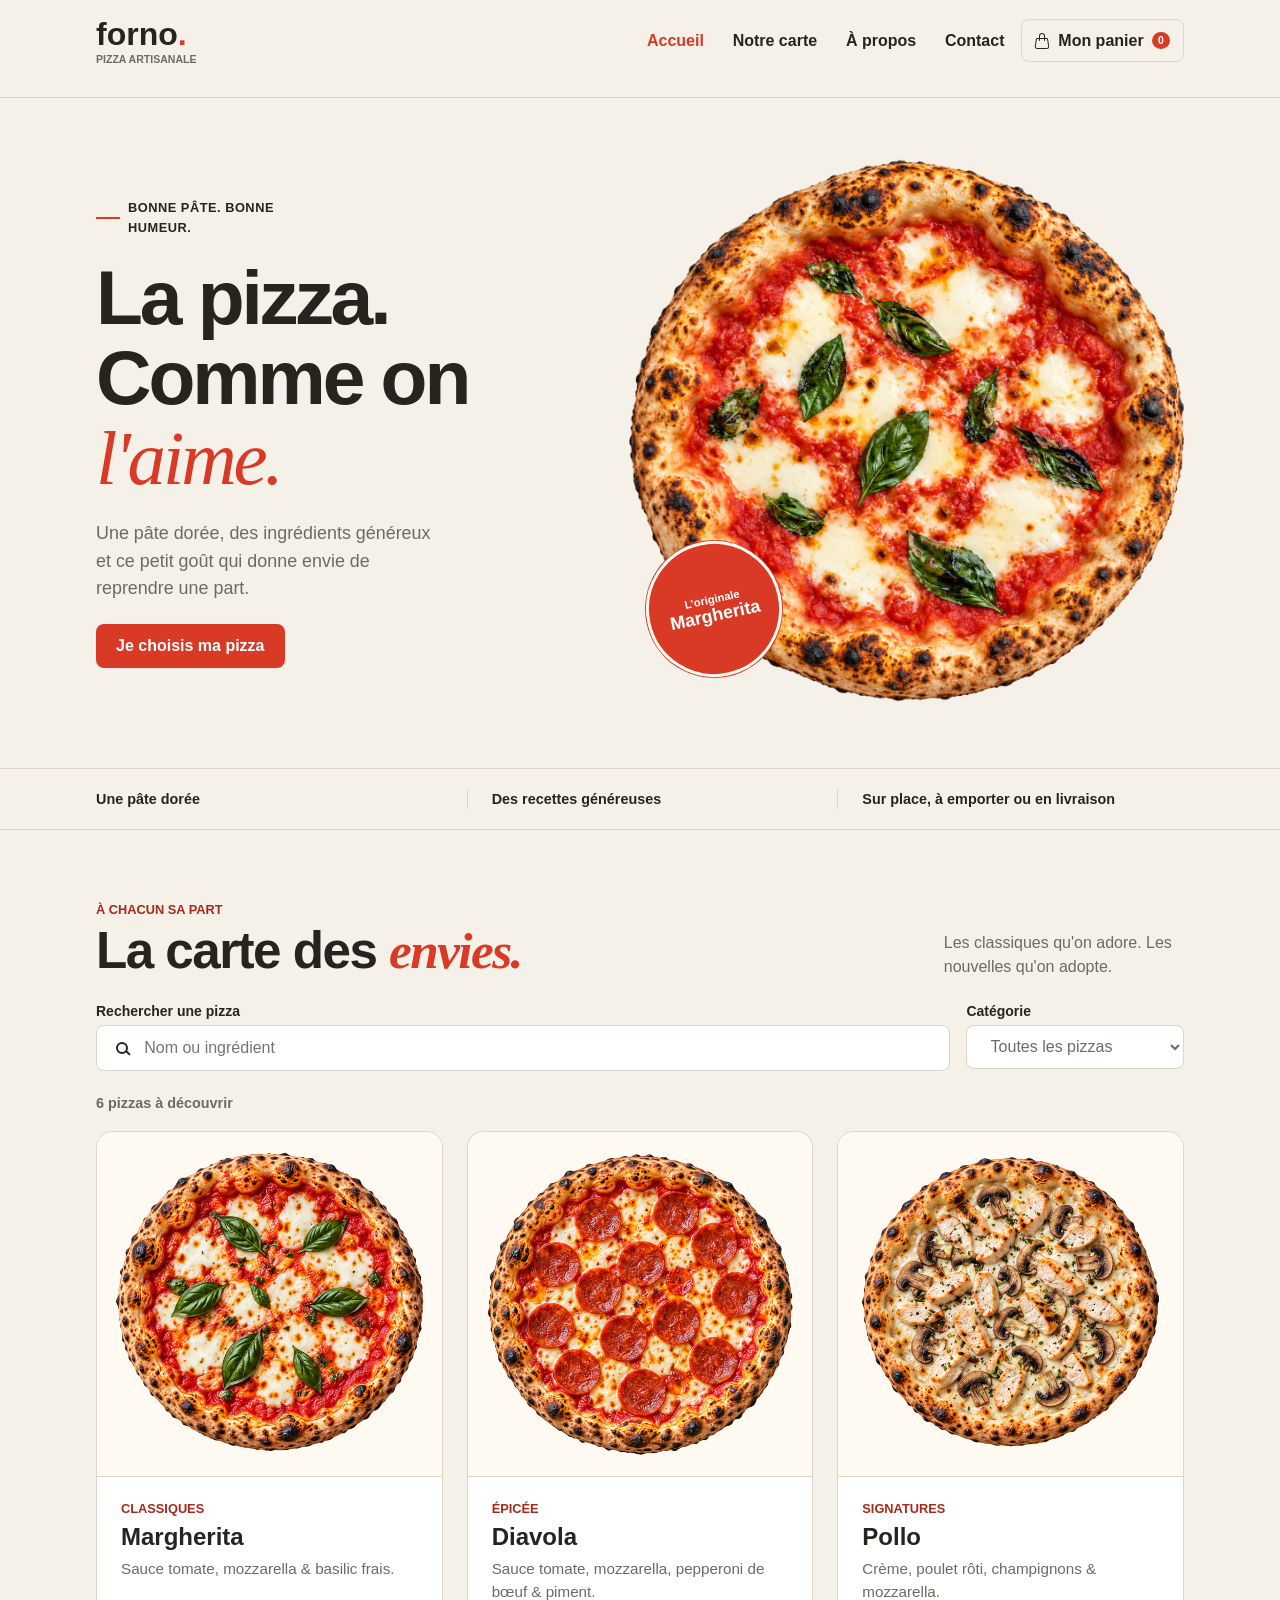
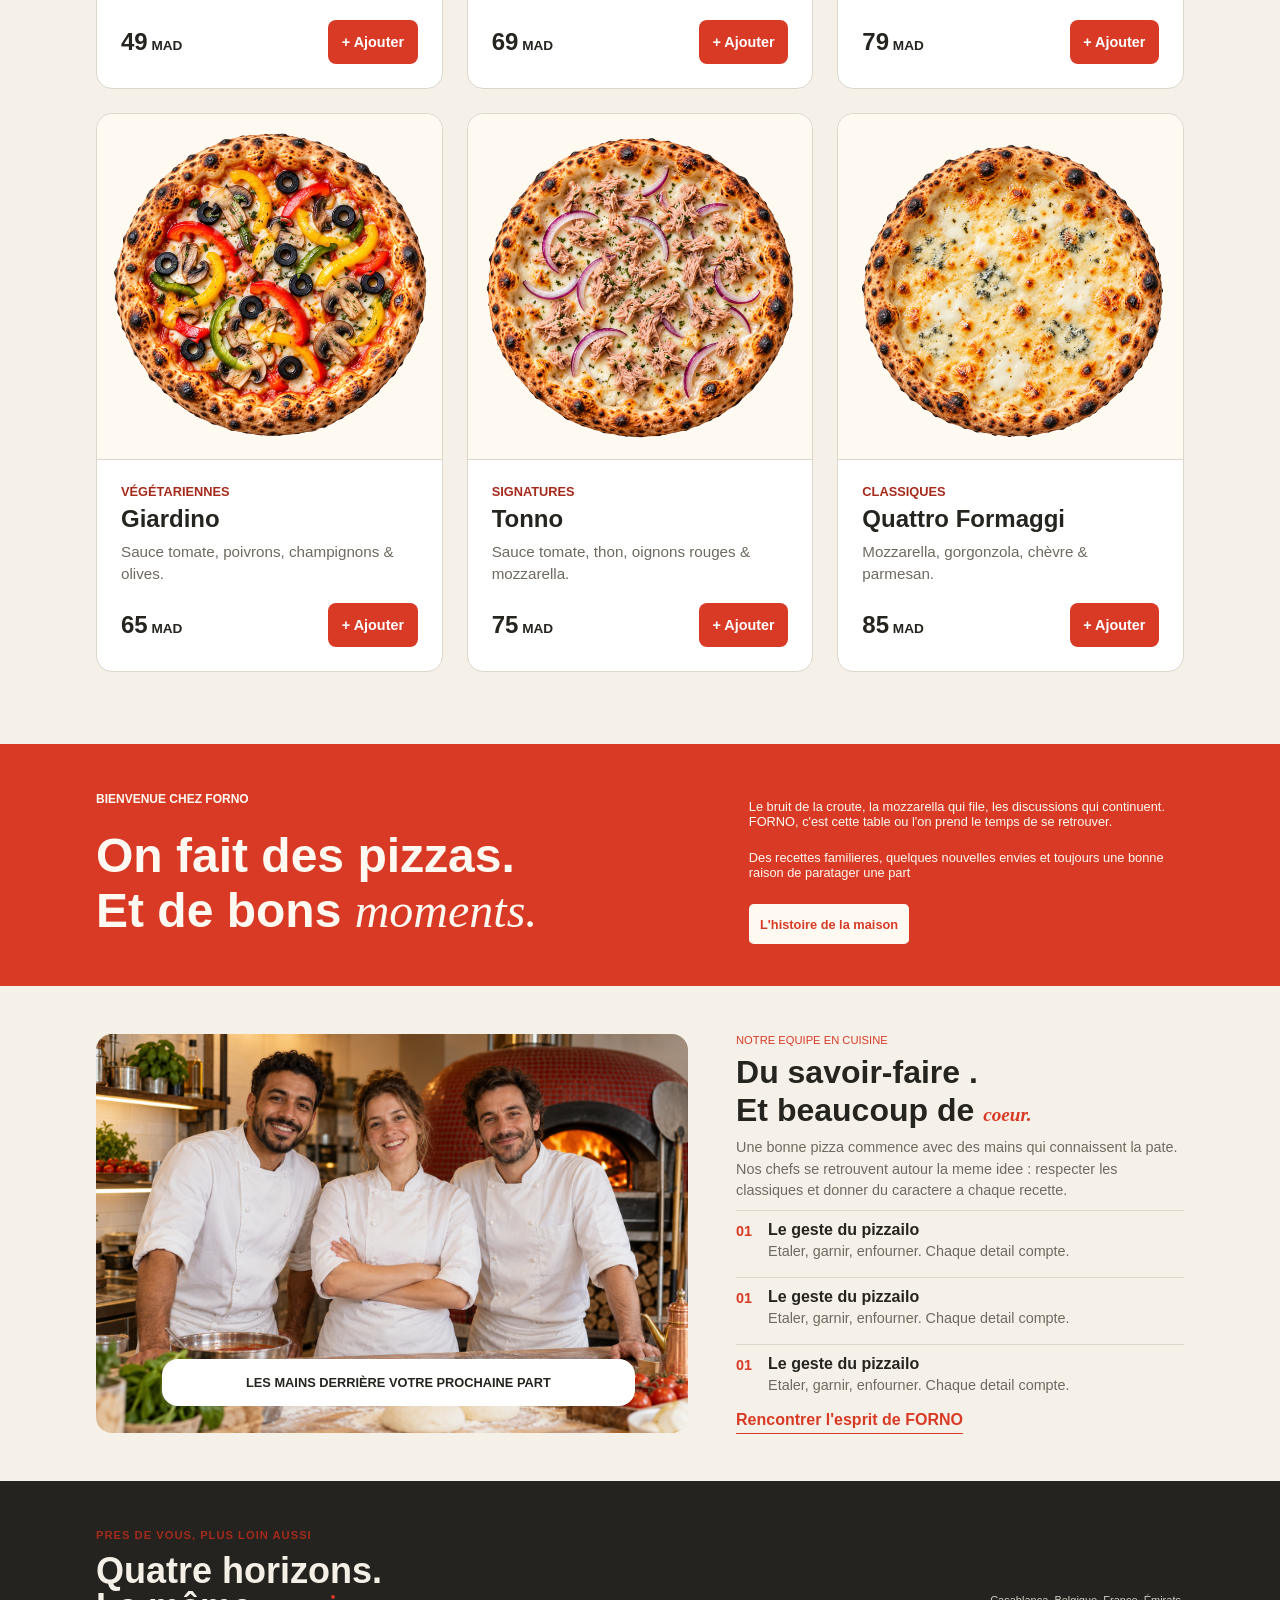
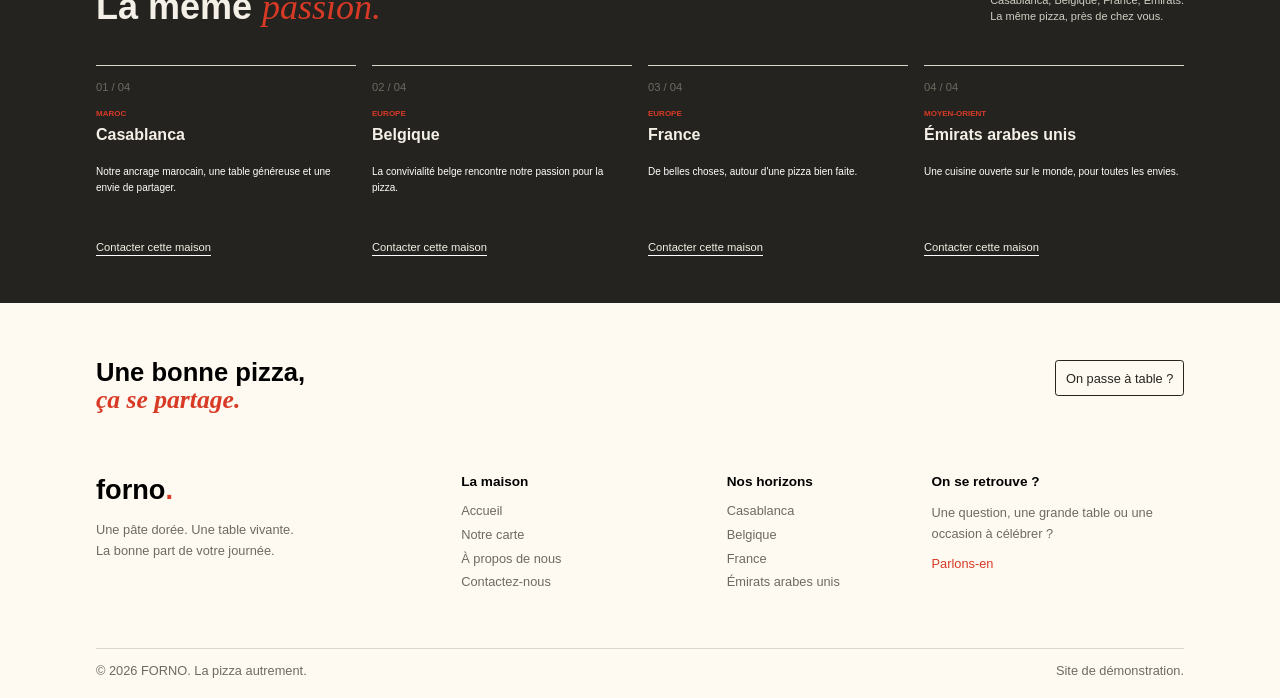
<file: index.html>
<!doctype html>
<html lang="fr">
  <head>
    <meta charset="UTF-8" />
    <meta name="viewport" content="width=device-width, initial-scale=1.0" />
    <meta name="description" content="Découvrez les pizzas artisanales de FORNO, explorez la carte et essayez le panier de démonstration." />
    <!-- Stylesheets -->
    <link rel="stylesheet" href="css/style.css" />
    <link rel="stylesheet" href="css/responsivety-home.css" />
    <title>FORNO — Pizzeria Artisanale | Accueil</title>

    <!-- SEO -->
    <meta name="author" content="FORNO" />
    <meta name="keywords" content="pizza, pizzeria, FORNO, Casablanca, livraison, à emporter, sur place, artisanale, Margherita, Diavola" />
    <meta name="theme-color" content="#d83a26" />
    <meta name="robots" content="index, follow" />
    <link rel="canonical" href="https://ahmed200-em.github.io/FinalProjectJS-FORNO-Restaurant/" />

    <!-- Icons -->
    <link rel="icon" href="favicon.svg" type="image/svg+xml" />
    <link rel="apple-touch-icon" href="favicon.svg" />
    <link rel="manifest" href="site.webmanifest" />

    <!-- Open Graph -->
    <meta property="og:type" content="website" />
    <meta property="og:site_name" content="FORNO — Pizzeria Artisanale" />
    <meta property="og:title" content="FORNO — Pizzeria Artisanale" />
    <meta property="og:description" content="Pizzas artisanales, carte interactive, panier de démonstration et contact. Sur place, à emporter ou en livraison." />
    <meta property="og:url" content="https://ahmed200-em.github.io/FinalProjectJS-FORNO-Restaurant/" />
    <meta property="og:image" content="https://ahmed200-em.github.io/FinalProjectJS-FORNO-Restaurant/screenshots/home.webp" />
    <meta property="og:locale" content="fr_FR" />

    <!-- Twitter -->
    <meta name="twitter:card" content="summary_large_image" />
    <meta name="twitter:title" content="FORNO — Pizzeria Artisanale" />
    <meta name="twitter:description" content="Pizzas artisanales, carte interactive, panier de démonstration et contact." />
    <meta name="twitter:image" content="https://ahmed200-em.github.io/FinalProjectJS-FORNO-Restaurant/screenshots/home.webp" />
  </head>
  <body>
    <header class="header">
      <div class="header-div">
        <div class="logo">
          <h1 class="logo-title">forno<span>.</span></h1>
          <p class="logo-subtitle">PIZZA ARTISANALE</p>
        </div>
        <nav class="nav">
          <ul class="nav-list">
            <li><a href="index.html" class="active" aria-current="page">Accueil</a></li>
            <li><a href="#cartSection">Notre carte</a></li>
            <li><a href="about.html">À propos</a></li>
            <li><a href="contact.html">Contact</a></li>
          </ul>
          <button type="button" class="panier" aria-haspopup="dialog" aria-controls="cartDrawer">
            <svg
              xmlns="http://www.w3.org/2000/svg"
              aria-hidden="true"
              width="16"
              height="16"
              fill="currentColor"
              class="bi bi-handbag"
              viewBox="0 0 16 16"
            >
              <path
                d="M8 1a2 2 0 0 1 2 2v2H6V3a2 2 0 0 1 2-2m3 4V3a3 3 0 1 0-6 0v2H3.36a1.5 1.5 0 0 0-1.483 1.277L.85 13.13A2.5 2.5 0 0 0 3.322 16h9.355a2.5 2.5 0 0 0 2.473-2.87l-1.028-6.853A1.5 1.5 0 0 0 12.64 5zm-1 1v1.5a.5.5 0 0 0 1 0V6h1.639a.5.5 0 0 1 .494.426l1.028 6.851A1.5 1.5 0 0 1 12.678 15H3.322a1.5 1.5 0 0 1-1.483-1.723l1.028-6.851A.5.5 0 0 1 3.36 6H5v1.5a.5.5 0 1 0 1 0V6z"
              />
            </svg>
            Mon panier
            <span class="cart-count" data-cart-count aria-hidden="true">0</span>
          </button>
        </nav>
        <div class="burger">
          <button type="button" class="burger-menu" id="burgerMenu" aria-label="Menu de navigation" aria-expanded="false" aria-controls="burgerLinks">
            <span></span>
            <span></span>
            <span></span>
          </button>
          <button type="button" id="burgerBag" aria-label="Mon panier" aria-haspopup="dialog" aria-controls="cartDrawer">
            <svg
              xmlns="http://www.w3.org/2000/svg"
              width="16"
              height="16"
              fill="currentColor"
              class="bi bi-handbag"
              viewBox="0 0 16 16"
              aria-hidden="true"
            >
              <path
                d="M8 1a2 2 0 0 1 2 2v2H6V3a2 2 0 0 1 2-2m3 4V3a3 3 0 1 0-6 0v2H3.36a1.5 1.5 0 0 0-1.483 1.277L.85 13.13A2.5 2.5 0 0 0 3.322 16h9.355a2.5 2.5 0 0 0 2.473-2.87l-1.028-6.853A1.5 1.5 0 0 0 12.64 5zm-1 1v1.5a.5.5 0 0 0 1 0V6h1.639a.5.5 0 0 1 .494.426l1.028 6.851A1.5 1.5 0 0 1 12.678 15H3.322a1.5 1.5 0 0 1-1.483-1.723l1.028-6.851A.5.5 0 0 1 3.36 6H5v1.5a.5.5 0 1 0 1 0V6z"
              />
            </svg>
            <span class="cart-count" id="burgerBag-count" data-cart-count aria-hidden="true">0</span>
          </button>
          <nav class="burger-links" id="burgerLinks" aria-label="Navigation mobile" hidden></nav>
        </div>
      </div>
    </header>
    <main>
      <section class="hero-section">
        <div class="hero-container">
          <div class="hero-text">
            <p class="hero-subtitle">BONNE PÂTE. BONNE HUMEUR.</p>
            <h1>
              La pizza. <br />
              Comme on <br />
              <em>l'aime.</em>
            </h1>
            <p>
              Une pâte dorée, des ingrédients généreux et ce petit goût qui
              donne envie de reprendre une part.
            </p>
            <a href="#cartSection">Je choisis ma pizza</a>
          </div>
          <figure class="hero-image">
            <img
              src="assets/images/hero-pizza-transparent.png"
              width="1254"
              height="1254"
              fetchpriority="high"
              alt="Pizza garnie de tomate, de mozzarella et de basilic"
            />
            <figcaption class="hero-cta-image">
              <span>L’originale</span>
              <strong>Margherita</strong>
            </figcaption>
          </figure>
        </div>
      </section>
      <section class="hero-info">
        <ul class="hero-info-container">
          <li>Une pâte dorée</li>
          <li>Des recettes généreuses</li>
          <li>Sur place, à emporter ou en livraison</li>
        </ul>
      </section>
      <section class="cart-section" id="cartSection" aria-labelledby="menuTitle">
        <div class="cart-container">
          <div class="cart-text">
            <div class="cart-text-title">
              <p>À CHACUN SA PART</p>
              <h2 id="menuTitle">La carte des <em>envies.</em></h2>
            </div>
            <p class="cart-text-subtitle">
              Les classiques qu'on adore. Les nouvelles qu'on adopte.
            </p>
          </div>
          <div class="cart-search">
            <div class="menu-field">
              <label for="searchInput">Rechercher une pizza</label>
              <div class="search-bar">
                <span class="search-icon" aria-hidden="true"></span>
                <input
                  type="search"
                  placeholder="Nom ou ingrédient"
                  id="searchInput"
                />
              </div>
            </div>
            <div class="menu-field">
              <label for="menuCategory">Catégorie</label>
              <select id="menuCategory" class="filter-bar">
                <option value="">Toutes les pizzas</option>
                <option value="classiques">Classiques</option>
                <option value="signatures">Signatures</option>
                <option value="vegetariennes">Végétariennes</option>
                <option value="epicees">Épicées</option>
              </select>
            </div>
          </div>
          <div class="filter-result">
            <p id="menuResults" role="status" aria-atomic="true">
              6 pizzas à découvrir
            </p>
            <button
              class="filter-reset"
              id="clearMenuFilters"
              type="button"
              hidden
            >
              Effacer les filtres
            </button>
          </div>
          <div class="cards">
            <div class="card" data-pizza="margherita" data-category="classiques">
              <div class="card-image">
                <img
                  src="assets/images/margherita.png"
                  width="1254"
                  height="1254"
                  loading="lazy"
                  decoding="async"
                  alt=""
                />
              </div>
              <div class="card-text">
                <p class="card-text-subtitle">CLASSIQUES</p>
                <h3 class="card-text-title">Margherita</h3>
                <p class="card-ingredients">
                  Sauce tomate, mozzarella & basilic frais.
                </p>
                <div class="price">
                  <p><span>49</span> MAD</p>
                  <button type="button" aria-label="Ajouter la Margherita au panier">
                    + Ajouter
                  </button>
                </div>
              </div>
            </div>
            <div class="card" data-pizza="diavola" data-category="epicees">
              <div class="card-image">
                <img
                  src="assets/images/diavola.png"
                  width="1254"
                  height="1254"
                  loading="lazy"
                  decoding="async"
                  alt=""
                />
              </div>
              <div class="card-text">
                <p class="card-text-subtitle">ÉPICÉE</p>
                <h3 class="card-text-title">Diavola</h3>
                <p class="card-ingredients">
                  Sauce tomate, mozzarella, pepperoni de bœuf & piment.
                </p>
                <div class="price">
                  <p><span>69</span> MAD</p>
                  <button type="button" aria-label="Ajouter la Diavola au panier">
                    + Ajouter
                  </button>
                </div>
              </div>
            </div>
            <div class="card" data-pizza="pollo" data-category="signatures">
              <div class="card-image">
                <img
                  src="assets/images/pollo.png"
                  width="1254"
                  height="1254"
                  loading="lazy"
                  decoding="async"
                  alt=""
                />
              </div>
              <div class="card-text">
                <p class="card-text-subtitle">SIGNATURES</p>
                <h3 class="card-text-title">Pollo</h3>
                <p class="card-ingredients">
                  Crème, poulet rôti, champignons & mozzarella.
                </p>
                <div class="price">
                  <p><span>79</span> MAD</p>
                  <button type="button" aria-label="Ajouter la Pollo au panier">
                    + Ajouter
                  </button>
                </div>
              </div>
            </div>
            <div class="card" data-pizza="giardino" data-category="vegetariennes">
              <div class="card-image">
                <img
                  src="assets/images/giardino.png"
                  width="1254"
                  height="1254"
                  loading="lazy"
                  decoding="async"
                  alt=""
                />
              </div>
              <div class="card-text">
                <p class="card-text-subtitle">VÉGÉTARIENNES</p>
                <h3 class="card-text-title">Giardino</h3>
                <p class="card-ingredients">
                  Sauce tomate, poivrons, champignons & olives.
                </p>
                <div class="price">
                  <p><span>65</span> MAD</p>
                  <button type="button" aria-label="Ajouter la Giardino au panier">
                    + Ajouter
                  </button>
                </div>
              </div>
            </div>
            <div class="card" data-pizza="tonno" data-category="signatures">
              <div class="card-image">
                <img
                  src="assets/images/tonno.png"
                  width="1254"
                  height="1254"
                  loading="lazy"
                  decoding="async"
                  alt=""
                />
              </div>
              <div class="card-text">
                <p class="card-text-subtitle">SIGNATURES</p>
                <h3 class="card-text-title">Tonno</h3>
                <p class="card-ingredients">
                  Sauce tomate, thon, oignons rouges & mozzarella.
                </p>
                <div class="price">
                  <p><span>75</span> MAD</p>
                  <button type="button" aria-label="Ajouter la Tonno au panier">
                    + Ajouter
                  </button>
                </div>
              </div>
            </div>
            <div class="card" data-pizza="quattro-formaggi" data-category="classiques">
              <div class="card-image">
                <img
                  src="assets/images/quattro-formaggi.png"
                  width="1254"
                  height="1254"
                  loading="lazy"
                  decoding="async"
                  alt=""
                />
              </div>
              <div class="card-text">
                <p class="card-text-subtitle">CLASSIQUES</p>
                <h3 class="card-text-title">Quattro Formaggi</h3>
                <p class="card-ingredients">
                  Mozzarella, gorgonzola, chèvre & parmesan.
                </p>
                <div class="price">
                  <p><span>85</span> MAD</p>
                  <button
                    type="button"
                    aria-label="Ajouter la Quattro Formaggi au panier"
                  >
                    + Ajouter
                  </button>
                </div>
              </div>
            </div>
          </div>
        </div>
      </section>
      <section class="about-section">
        <div class="about-container">
          <div class="about-text">
            <p>BIENVENUE CHEZ FORNO</p>
            <h1>
              On fait des pizzas. <br />
              Et de bons <em>moments.</em>
            </h1>
          </div>
          <div class="about-text-subtitle">
            <p>
              Le bruit de la croute, la mozzarella qui file, les discussions qui
              continuent. FORNO, c'est cette table ou l'on prend le temps de se
              retrouver.
            </p>
            <p>
              Des recettes familieres, quelques nouvelles envies et toujours une
              bonne raison de paratager une part
            </p>
            <p><a href="about.html#aboutSection">L'histoire de la maison</a></p>
          </div>
        </div>
      </section>
      <section class="about-chefs-section">
        <div class="about-chefs-container">
          <div class="about-chefs-image">
            <img src="assets/images/chefs.png" alt="" />
            <p>LES MAINS DERRIÈRE VOTRE PROCHAINE PART</p>
          </div>
          <div class="about-chefs-text">
            <p>NOTRE EQUIPE EN CUISINE</p>
            <h1>
              Du savoir-faire . <br />
              Et beaucoup de <em>coeur.</em>
            </h1>
            <p>
              Une bonne pizza commence avec des mains qui connaissent la pate.
              Nos chefs se retrouvent autour la meme idee : respecter les
              classiques et donner du caractere a chaque recette.
            </p>
            <div class="about-chefs-lines">
              <span>01</span>
              <div>
                <strong>Le geste du pizzailo</strong>
                <p>Etaler, garnir, enfourner. Chaque detail compte.</p>
              </div>
            </div>
            <div class="about-chefs-lines">
              <span>01</span>
              <div>
                <strong>Le geste du pizzailo</strong>
                <p>Etaler, garnir, enfourner. Chaque detail compte.</p>
              </div>
            </div>
            <div class="about-chefs-lines">
              <span>01</span>
              <div>
                <strong>Le geste du pizzailo</strong>
                <p>Etaler, garnir, enfourner. Chaque detail compte.</p>
              </div>
            </div>
            <p><a href="about.html#chefsSection">Rencontrer l'esprit de FORNO</a></p>
          </div>
        </div>
      </section>
      <section class="horizons-section">
        <div class="horizons-container">
          <div class="horizons-header">
            <div class="horizons-title">
              <p>PRES DE VOUS, PLUS LOIN AUSSI</p>
              <h1>
                Quatre horizons. <br />
                La même <em>passion.</em>
              </h1>
            </div>
            <div class="horizons-description">
              <p>
                Casablanca, Belgique, France, Émirats.
                <br />
                La même pizza, près de chez vous.
              </p>
            </div>
          </div>
          <div class="horizons-cards">
            <div class="horizon-card">
              <div class="horizon-number">01 / 04</div>
              <p class="horizon-country">MAROC</p>
              <h2>Casablanca</h2>
              <p>
                Notre ancrage marocain, une table généreuse et une envie de
                partager.
              </p>
              <a href="contact.html?city=Casablanca#contactSection">Contacter cette maison</a>
            </div>
            <div class="horizon-card">
              <div class="horizon-number">02 / 04</div>
              <p class="horizon-country">EUROPE</p>
              <h2>Belgique</h2>
              <p>
                La convivialité belge rencontre notre passion pour la pizza.
              </p>
              <a href="contact.html?city=Belgique#contactSection">Contacter cette maison</a>
            </div>
            <div class="horizon-card">
              <div class="horizon-number">03 / 04</div>
              <p class="horizon-country">EUROPE</p>
              <h2>France</h2>
              <p>De belles choses, autour d'une pizza bien faite.</p>
              <a href="contact.html?city=France#contactSection">Contacter cette maison</a>
            </div>
            <div class="horizon-card">
              <div class="horizon-number">04 / 04</div>
              <p class="horizon-country">MOYEN-ORIENT</p>
              <h2>Émirats arabes unis</h2>
              <p>Une cuisine ouverte sur le monde, pour toutes les envies.</p>
              <a href="contact.html?city=Emirats#contactSection">Contacter cette maison</a>
            </div>
          </div>
        </div>
      </section>
    </main>
    <footer class="footer">
      <div class="footer-container">
        <div class="footer-top">
          <div class="footer-slogan">
            <h1>
              Une bonne pizza, <br />
              <em>ça se partage.</em>
            </h1>
          </div>
          <div class="footer-top-link">
            <a href="#cartSection">On passe à table ?</a>
          </div>
        </div>
        <div class="footer-main">
          <div class="footer-logo">
            <h1>forno<span>.</span></h1>
            <p>
              Une pâte dorée. Une table vivante.
              <br />
              La bonne part de votre journée.
            </p>
          </div>
          <div class="footer-columns">
            <div class="footer-column">
              <h3>La maison</h3>
              <a href="index.html">Accueil</a>
              <a href="#cartSection">Notre carte</a>
              <a href="about.html">À propos de nous</a>
              <a href="contact.html#contactSection">Contactez-nous</a>
            </div>
            <div class="footer-column">
              <h3>Nos horizons</h3>
              <a href="contact.html?city=Casablanca#contactSection">Casablanca</a>
              <a href="contact.html?city=Belgique#contactSection">Belgique</a>
              <a href="contact.html?city=France#contactSection">France</a>
              <a href="contact.html?city=Emirats#contactSection">Émirats arabes unis</a>
            </div>
          </div>
          <div class="footer-column">
            <h3>On se retrouve ?</h3>
            <p>Une question, une grande table ou une occasion à célébrer ?</p>
            <a href="contact.html#contactSection" class="footer-contact"
              >Parlons-en</a
            >
          </div>
        </div>
        <div class="footer-bottom">
          <p>© 2026 FORNO. La pizza autrement.</p>
          <p>Site de démonstration.</p>
        </div>
      </div>
    </footer>
    <!-- Panier -->
    <p class="cart-status" id="cartStatus" role="status"></p>
    <dialog class="cart-drawer" id="cartDrawer" aria-labelledby="cartTitle"></dialog>
    <!-- Scripts -->
    <script src="js/main.js" defer></script>
    <script src="js/cart-view.js" defer></script>
    <script src="js/cart.js" defer></script>
    <script src="js/menu.js" defer></script>
  </body>
</html>
</file>
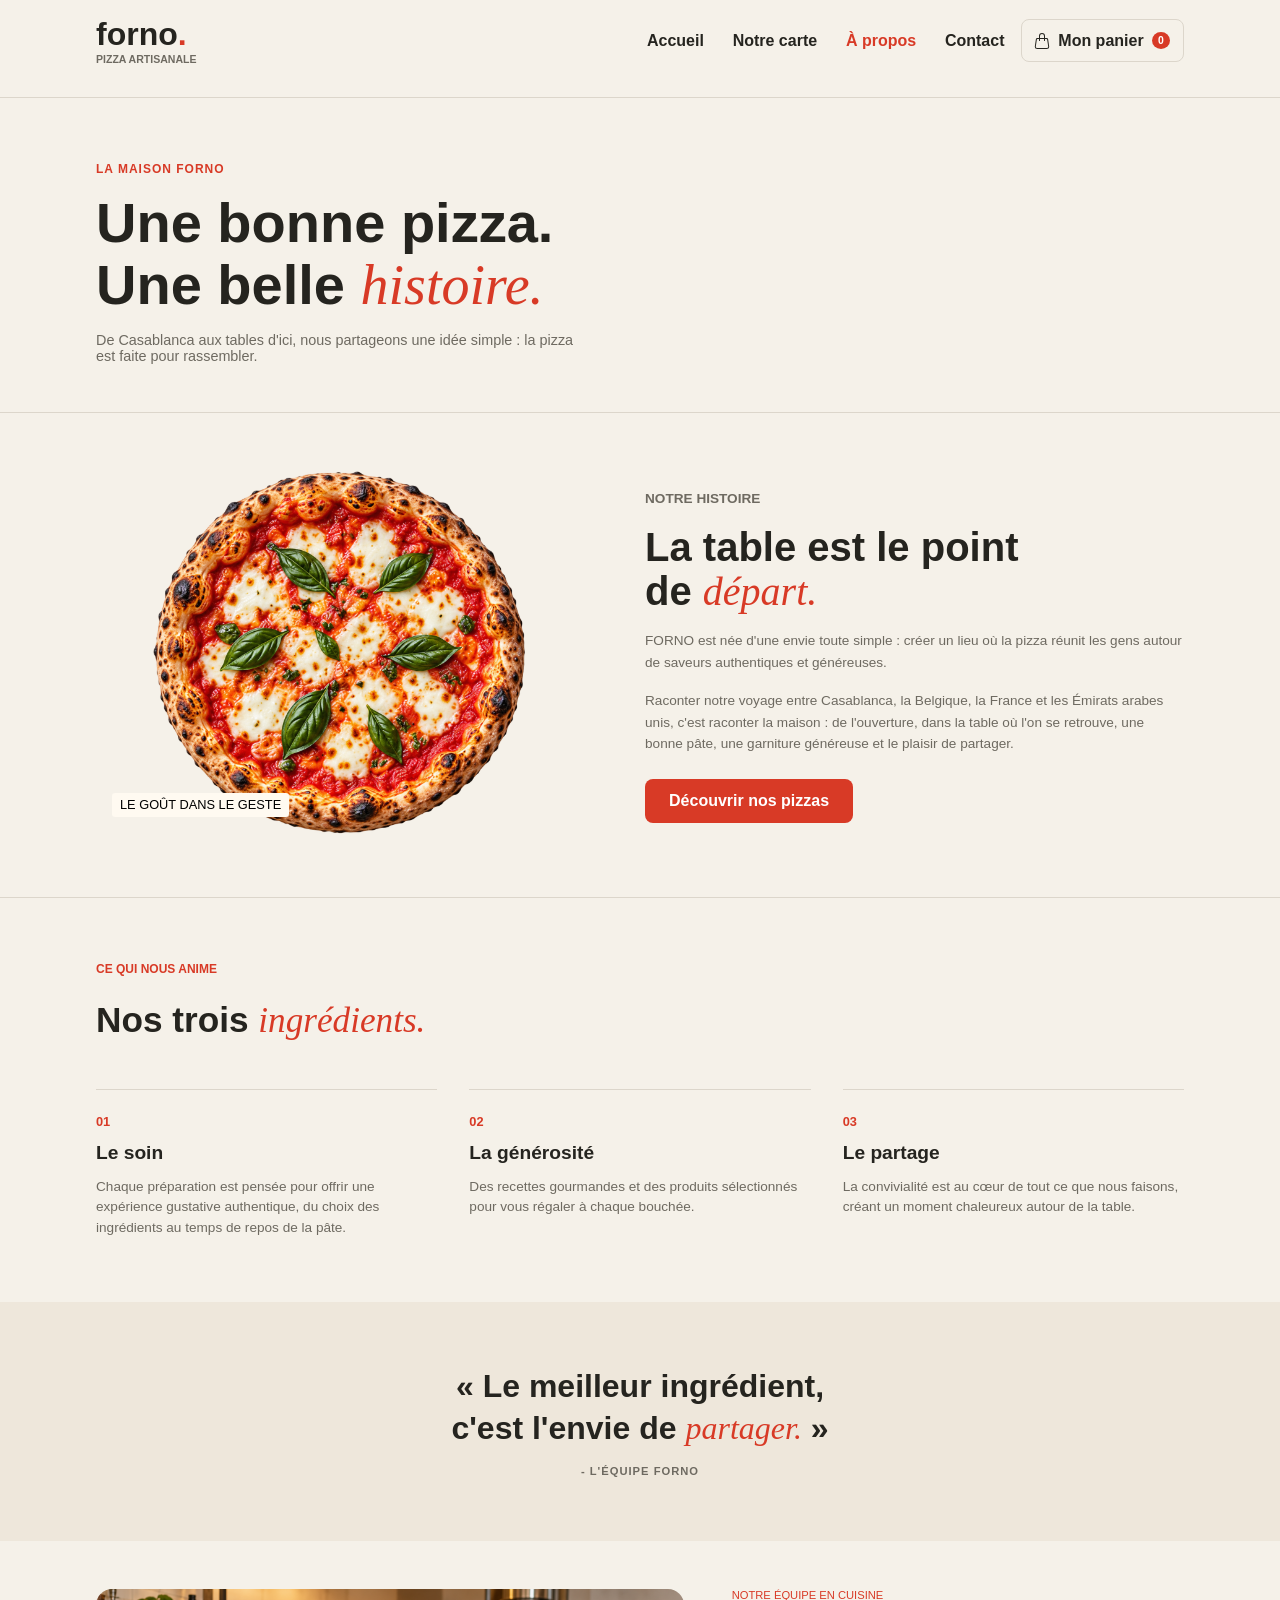
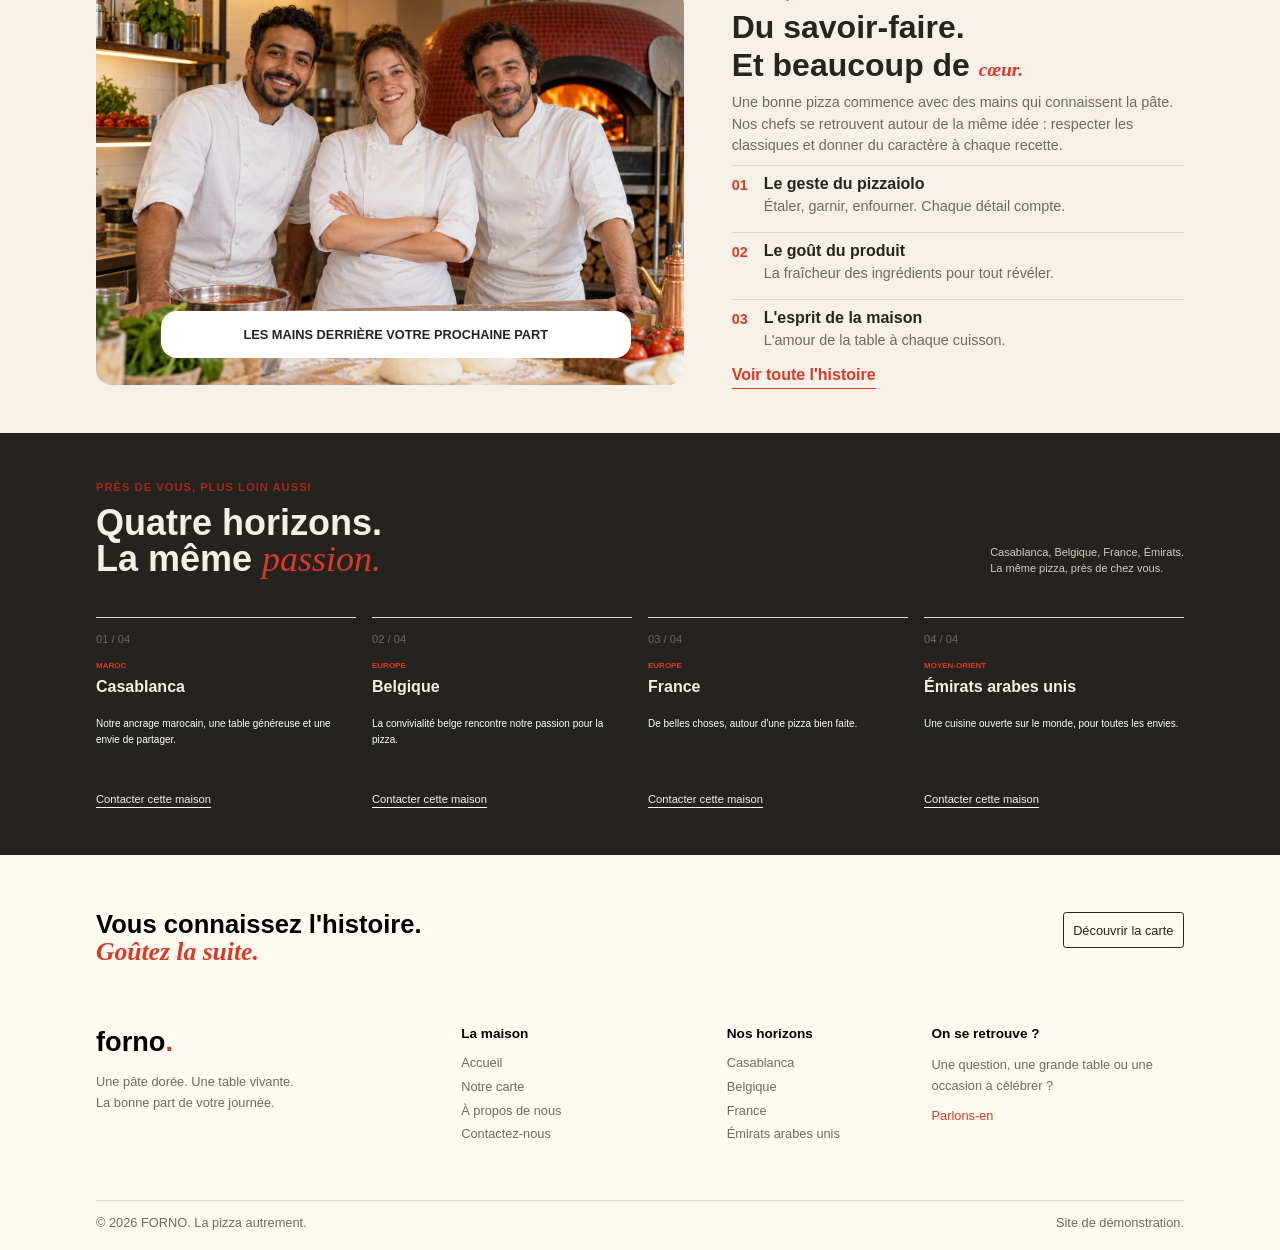
<file: about.html>
<!doctype html>
<html lang="fr">
  <head>
    <meta charset="UTF-8" />
    <meta name="viewport" content="width=device-width, initial-scale=1.0" />
    <meta name="description" content="Découvrez l’histoire de FORNO, son équipe et les maisons qui partagent la même passion pour la pizza." />
    <!-- Stylesheets -->
    <link rel="stylesheet" href="css/about.css" />
    <link rel="stylesheet" href="css/style.css" />
    <link rel="stylesheet" href="css/responsivity-about.css" />
    <title>FORNO — À propos | Notre histoire</title>

    <!-- SEO -->
    <meta name="author" content="FORNO" />
    <meta name="keywords" content="FORNO, histoire, pizzeria, équipe, Casablanca, Belgique, France, Émirats, pizza artisanale" />
    <meta name="theme-color" content="#d83a26" />
    <meta name="robots" content="index, follow" />
    <link rel="canonical" href="https://ahmed200-em.github.io/FinalProjectJS-FORNO-Restaurant/about.html" />

    <!-- Icons -->
    <link rel="icon" href="favicon.svg" type="image/svg+xml" />
    <link rel="apple-touch-icon" href="favicon.svg" />
    <link rel="manifest" href="site.webmanifest" />

    <!-- Open Graph -->
    <meta property="og:type" content="website" />
    <meta property="og:site_name" content="FORNO — Pizzeria Artisanale" />
    <meta property="og:title" content="FORNO — À propos" />
    <meta property="og:description" content="Découvrez l'histoire de FORNO, son équipe et les maisons qui partagent la même passion pour la pizza artisanale." />
    <meta property="og:url" content="https://ahmed200-em.github.io/FinalProjectJS-FORNO-Restaurant/about.html" />
    <meta property="og:image" content="https://ahmed200-em.github.io/FinalProjectJS-FORNO-Restaurant/screenshots/about.webp" />
    <meta property="og:locale" content="fr_FR" />

    <!-- Twitter -->
    <meta name="twitter:card" content="summary_large_image" />
    <meta name="twitter:title" content="FORNO — À propos" />
    <meta name="twitter:description" content="Découvrez l'histoire de FORNO, son équipe et les maisons qui partagent la même passion pour la pizza." />
    <meta name="twitter:image" content="https://ahmed200-em.github.io/FinalProjectJS-FORNO-Restaurant/screenshots/about.webp" />
  </head>
  <body>
    <header class="header">
      <div class="header-div">
        <div class="logo">
          <h1 class="logo-title">forno<span>.</span></h1>
          <p class="logo-subtitle">PIZZA ARTISANALE</p>
        </div>
        <nav class="nav">
          <ul class="nav-list">
            <li><a href="index.html">Accueil</a></li>
            <li><a href="index.html#cartSection">Notre carte</a></li>
            <li><a href="about.html" class="active" aria-current="page">À propos</a></li>
            <li><a href="contact.html">Contact</a></li>
          </ul>
          <button type="button" class="panier" aria-haspopup="dialog" aria-controls="cartDrawer">
            <svg
              xmlns="http://www.w3.org/2000/svg"
              aria-hidden="true"
              width="16"
              height="16"
              fill="currentColor"
              class="bi bi-handbag"
              viewBox="0 0 16 16"
            >
              <path
                d="M8 1a2 2 0 0 1 2 2v2H6V3a2 2 0 0 1 2-2m3 4V3a3 3 0 1 0-6 0v2H3.36a1.5 1.5 0 0 0-1.483 1.277L.85 13.13A2.5 2.5 0 0 0 3.322 16h9.355a2.5 2.5 0 0 0 2.473-2.87l-1.028-6.853A1.5 1.5 0 0 0 12.64 5zm-1 1v1.5a.5.5 0 0 0 1 0V6h1.639a.5.5 0 0 1 .494.426l1.028 6.851A1.5 1.5 0 0 1 12.678 15H3.322a1.5 1.5 0 0 1-1.483-1.723l1.028-6.851A.5.5 0 0 1 3.36 6H5v1.5a.5.5 0 1 0 1 0V6z"
              />
            </svg>
            Mon panier
            <span class="cart-count" data-cart-count aria-hidden="true">0</span>
          </button>
        </nav>
        <div class="burger">
          <button type="button" class="burger-menu" id="burgerMenu" aria-label="Menu de navigation" aria-expanded="false" aria-controls="burgerLinks">
            <span></span>
            <span></span>
            <span></span>
          </button>
          <button type="button" id="burgerBag" aria-label="Mon panier" aria-haspopup="dialog" aria-controls="cartDrawer">
            <svg
              xmlns="http://www.w3.org/2000/svg"
              width="16"
              height="16"
              fill="currentColor"
              class="bi bi-handbag"
              viewBox="0 0 16 16"
              aria-hidden="true"
            >
              <path
                d="M8 1a2 2 0 0 1 2 2v2H6V3a2 2 0 0 1 2-2m3 4V3a3 3 0 1 0-6 0v2H3.36a1.5 1.5 0 0 0-1.483 1.277L.85 13.13A2.5 2.5 0 0 0 3.322 16h9.355a2.5 2.5 0 0 0 2.473-2.87l-1.028-6.853A1.5 1.5 0 0 0 12.64 5zm-1 1v1.5a.5.5 0 0 0 1 0V6h1.639a.5.5 0 0 1 .494.426l1.028 6.851A1.5 1.5 0 0 1 12.678 15H3.322a1.5 1.5 0 0 1-1.483-1.723l1.028-6.851A.5.5 0 0 1 3.36 6H5v1.5a.5.5 0 1 0 1 0V6z"
              />
            </svg>
            <span class="cart-count" id="burgerBag-count" data-cart-count aria-hidden="true">0</span>
          </button>
          <nav class="burger-links" id="burgerLinks" aria-label="Navigation mobile" hidden></nav>
        </div>
      </div>
    </header>
    <main>
      <section class="about-hero-section">
        <div class="about-hero-container">
          <p class="about-hero-tag">LA MAISON FORNO</p>
          <h1 class="about-hero-title">
            Une bonne pizza. <br />
            Une belle <em>histoire.</em>
          </h1>
          <p class="about-hero-description">
            De Casablanca aux tables d'ici, nous partageons une idée simple : la
            pizza est faite pour rassembler.
          </p>
        </div>
      </section>
      <section class="about-story-section" id="aboutSection">
        <div class="about-story-container">
          <div class="about-story-image">
            <img
              src="assets/images/margherita.png"
              alt="Pizza Margherita FORNO"
            />
            <span class="about-image-badge">LE GOÛT DANS LE GESTE</span>
          </div>
          <div class="about-story-text">
            <p class="about-story-tag">NOTRE HISTOIRE</p>
            <h2>
              La table est le point <br />
              de <em>départ.</em>
            </h2>
            <p>
              FORNO est née d'une envie toute simple : créer un lieu où la pizza
              réunit les gens autour de saveurs authentiques et généreuses.
            </p>
            <p>
              Raconter notre voyage entre Casablanca, la Belgique, la France et
              les Émirats arabes unis, c'est raconter la maison : de
              l'ouverture, dans la table où l'on se retrouve, une bonne pâte,
              une garniture généreuse et le plaisir de partager.
            </p>
            <a href="index.html#cartSection">Découvrir nos pizzas</a>
          </div>
        </div>
      </section>
      <section class="about-values-section">
        <div class="about-values-container">
          <p class="about-values-tag">CE QUI NOUS ANIME</p>
          <h2>Nos trois <em>ingrédients.</em></h2>
          <div class="values-grid">
            <div class="value-card">
              <span>01</span>
              <h3>Le soin</h3>
              <p>
                Chaque préparation est pensée pour offrir une expérience
                gustative authentique, du choix des ingrédients au temps de
                repos de la pâte.
              </p>
            </div>
            <div class="value-card">
              <span>02</span>
              <h3>La générosité</h3>
              <p>
                Des recettes gourmandes et des produits sélectionnés pour vous
                régaler à chaque bouchée.
              </p>
            </div>
            <div class="value-card">
              <span>03</span>
              <h3>Le partage</h3>
              <p>
                La convivialité est au cœur de tout ce que nous faisons, créant
                un moment chaleureux autour de la table.
              </p>
            </div>
          </div>
        </div>
      </section>
      <section class="about-quote-section">
        <div class="about-quote-container">
          <blockquote>
            « Le meilleur ingrédient, <br />
            c'est l'envie de <em>partager.</em> »
          </blockquote>
          <p>- L'ÉQUIPE FORNO</p>
        </div>
      </section>
      <section class="about-chefs-section" id="chefsSection">
        <div class="about-chefs-container">
          <div class="about-chefs-image">
            <img src="assets/images/chefs.png" alt="Chefs FORNO" />
            <p>LES MAINS DERRIÈRE VOTRE PROCHAINE PART</p>
          </div>
          <div class="about-chefs-text">
            <p>NOTRE ÉQUIPE EN CUISINE</p>
            <h1>
              Du savoir-faire. <br />
              Et beaucoup de <em>cœur.</em>
            </h1>
            <p>
              Une bonne pizza commence avec des mains qui connaissent la pâte.
              Nos chefs se retrouvent autour de la même idée : respecter les
              classiques et donner du caractère à chaque recette.
            </p>
            <div class="about-chefs-lines">
              <span>01</span>
              <div>
                <strong>Le geste du pizzaiolo</strong>
                <p>Étaler, garnir, enfourner. Chaque détail compte.</p>
              </div>
            </div>
            <div class="about-chefs-lines">
              <span>02</span>
              <div>
                <strong>Le goût du produit</strong>
                <p>La fraîcheur des ingrédients pour tout révéler.</p>
              </div>
            </div>
            <div class="about-chefs-lines">
              <span>03</span>
              <div>
                <strong>L'esprit de la maison</strong>
                <p>L'amour de la table à chaque cuisson.</p>
              </div>
            </div>
            <p><a href="#aboutSection">Voir toute l'histoire</a></p>
          </div>
        </div>
      </section>
      <section class="horizons-section">
        <div class="horizons-container">
          <div class="horizons-header">
            <div class="horizons-title">
              <p>PRÈS DE VOUS, PLUS LOIN AUSSI</p>
              <h1>
                Quatre horizons. <br />
                La même <em>passion.</em>
              </h1>
            </div>
            <div class="horizons-description">
              <p>
                Casablanca, Belgique, France, Émirats.
                <br />
                La même pizza, près de chez vous.
              </p>
            </div>
          </div>
          <div class="horizons-cards">
            <div class="horizon-card">
              <div class="horizon-number">01 / 04</div>
              <p class="horizon-country">MAROC</p>
              <h2>Casablanca</h2>
              <p>
                Notre ancrage marocain, une table généreuse et une envie de
                partager.
              </p>
              <a href="contact.html?city=Casablanca#contactSection">Contacter cette maison</a>
            </div>
            <div class="horizon-card">
              <div class="horizon-number">02 / 04</div>
              <p class="horizon-country">EUROPE</p>
              <h2>Belgique</h2>
              <p>
                La convivialité belge rencontre notre passion pour la pizza.
              </p>
              <a href="contact.html?city=Belgique#contactSection">Contacter cette maison</a>
            </div>
            <div class="horizon-card">
              <div class="horizon-number">03 / 04</div>
              <p class="horizon-country">EUROPE</p>
              <h2>France</h2>
              <p>De belles choses, autour d'une pizza bien faite.</p>
              <a href="contact.html?city=France#contactSection">Contacter cette maison</a>
            </div>
            <div class="horizon-card">
              <div class="horizon-number">04 / 04</div>
              <p class="horizon-country">MOYEN-ORIENT</p>
              <h2>Émirats arabes unis</h2>
              <p>Une cuisine ouverte sur le monde, pour toutes les envies.</p>
              <a href="contact.html?city=Emirats#contactSection">Contacter cette maison</a>
            </div>
          </div>
        </div>
      </section>
    </main>
    <footer class="footer">
      <div class="footer-container">
        <div class="footer-top">
          <div class="footer-slogan">
            <h1>Vous connaissez l'histoire. <br /><em>Goûtez la suite.</em></h1>
          </div>
          <div class="footer-top-link">
            <a href="index.html#cartSection">Découvrir la carte</a>
          </div>
        </div>
        <div class="footer-main">
          <div class="footer-logo">
            <h1>forno<span>.</span></h1>
            <p>
              Une pâte dorée. Une table vivante.
              <br />
              La bonne part de votre journée.
            </p>
          </div>
          <div class="footer-columns">
            <div class="footer-column">
              <h3>La maison</h3>
              <a href="index.html">Accueil</a>
              <a href="index.html#cartSection">Notre carte</a>
              <a href="about.html">À propos de nous</a>
              <a href="contact.html#contactSection">Contactez-nous</a>
            </div>
            <div class="footer-column">
              <h3>Nos horizons</h3>
              <a href="contact.html?city=Casablanca#contactSection">Casablanca</a>
              <a href="contact.html?city=Belgique#contactSection">Belgique</a>
              <a href="contact.html?city=France#contactSection">France</a>
              <a href="contact.html?city=Emirats#contactSection">Émirats arabes unis</a>
            </div>
          </div>
          <div class="footer-column">
            <h3>On se retrouve ?</h3>
            <p>Une question, une grande table ou une occasion à célébrer ?</p>
            <a href="contact.html#contactSection" class="footer-contact">Parlons-en</a>
          </div>
        </div>
        <div class="footer-bottom">
          <p>© 2026 FORNO. La pizza autrement.</p>
          <p>Site de démonstration.</p>
        </div>
      </div>
    </footer>
    <!-- Panier -->
    <p class="cart-status" id="cartStatus" role="status"></p>
    <dialog class="cart-drawer" id="cartDrawer" aria-labelledby="cartTitle"></dialog>
    <!-- Scripts -->
    <script src="js/main.js" defer></script>
    <script src="js/cart-view.js" defer></script>
    <script src="js/cart.js" defer></script>
  </body>
</html>
</file>
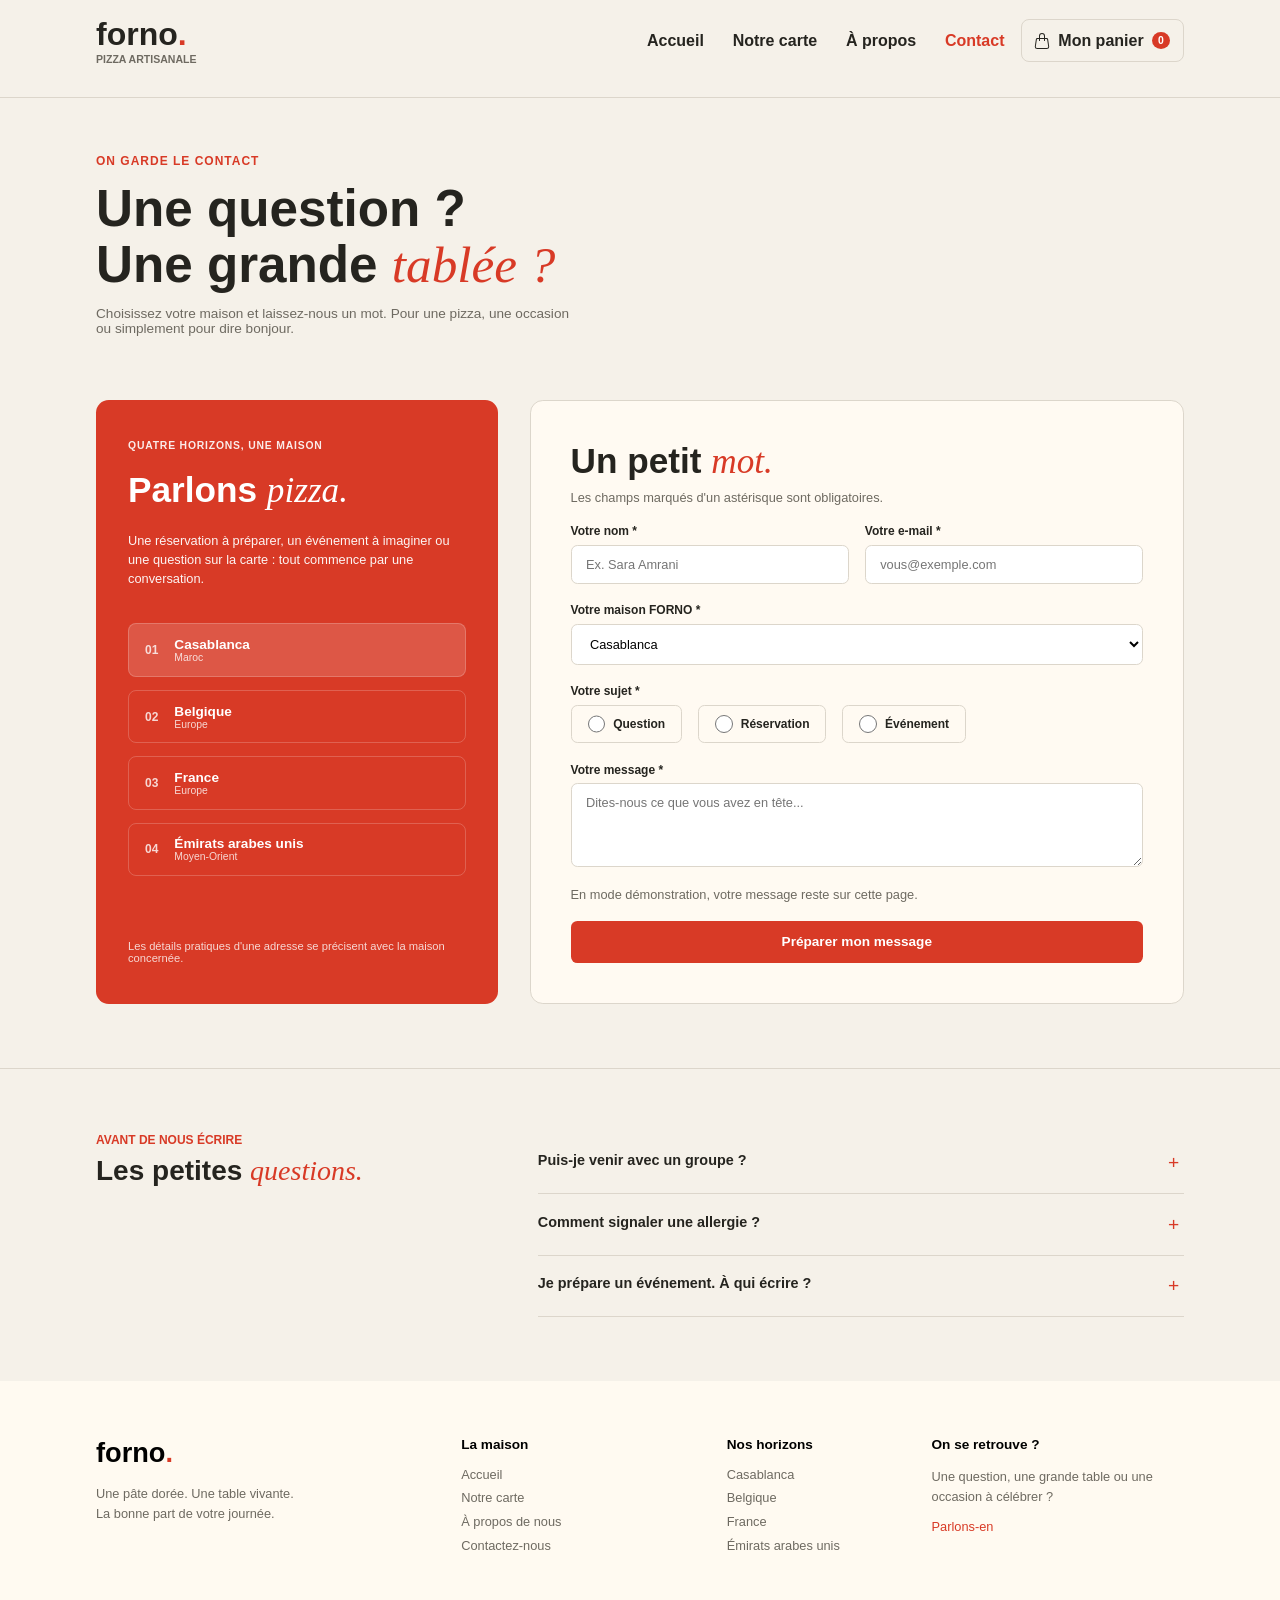
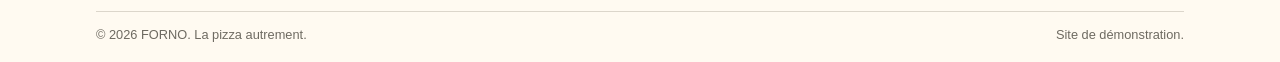
<file: contact.html>
<!doctype html>
<html lang="fr">
  <head>
    <meta charset="UTF-8" />
    <meta name="viewport" content="width=device-width, initial-scale=1.0" />
    <meta name="description" content="Choisissez une maison FORNO et préparez votre message avec le formulaire de démonstration." />
    <!-- Stylesheets -->
    <link rel="stylesheet" href="css/style.css" />
    <link rel="stylesheet" href="css/contact.css" />
    <link rel="stylesheet" href="css/responsivity-contact.css" />
    <title>FORNO — Contact | Nos maisons</title>

    <!-- SEO -->
    <meta name="author" content="FORNO" />
    <meta name="keywords" content="FORNO, contact, réservation, Casablanca, Belgique, France, Émirats, pizza" />
    <meta name="theme-color" content="#d83a26" />
    <meta name="robots" content="index, follow" />
    <link rel="canonical" href="https://ahmed200-em.github.io/FinalProjectJS-FORNO-Restaurant/contact.html" />

    <!-- Icons -->
    <link rel="icon" href="favicon.svg" type="image/svg+xml" />
    <link rel="apple-touch-icon" href="favicon.svg" />
    <link rel="manifest" href="site.webmanifest" />

    <!-- Open Graph -->
    <meta property="og:type" content="website" />
    <meta property="og:site_name" content="FORNO — Pizzeria Artisanale" />
    <meta property="og:title" content="FORNO — Contact" />
    <meta property="og:description" content="Choisissez une maison FORNO et préparez votre message avec notre formulaire de démonstration." />
    <meta property="og:url" content="https://ahmed200-em.github.io/FinalProjectJS-FORNO-Restaurant/contact.html" />
    <meta property="og:image" content="https://ahmed200-em.github.io/FinalProjectJS-FORNO-Restaurant/screenshots/contact.webp" />
    <meta property="og:locale" content="fr_FR" />

    <!-- Twitter -->
    <meta name="twitter:card" content="summary_large_image" />
    <meta name="twitter:title" content="FORNO — Contact" />
    <meta name="twitter:description" content="Choisissez une maison FORNO et préparez votre message avec notre formulaire de démonstration." />
    <meta name="twitter:image" content="https://ahmed200-em.github.io/FinalProjectJS-FORNO-Restaurant/screenshots/contact.webp" />
  </head>
  <body>
    <header class="header">
      <div class="header-div">
        <div class="logo">
          <h1 class="logo-title">forno<span>.</span></h1>
          <p class="logo-subtitle">PIZZA ARTISANALE</p>
        </div>
        <nav class="nav">
          <ul class="nav-list">
            <li><a href="index.html">Accueil</a></li>
            <li><a href="index.html#cartSection">Notre carte</a></li>
            <li><a href="about.html">À propos</a></li>
            <li><a href="contact.html" class="active" aria-current="page">Contact</a></li>
          </ul>
          <button type="button" class="panier" aria-haspopup="dialog" aria-controls="cartDrawer">
            <svg
              xmlns="http://www.w3.org/2000/svg"
              aria-hidden="true"
              width="16"
              height="16"
              fill="currentColor"
              class="bi bi-handbag"
              viewBox="0 0 16 16"
            >
              <path
                d="M8 1a2 2 0 0 1 2 2v2H6V3a2 2 0 0 1 2-2m3 4V3a3 3 0 1 0-6 0v2H3.36a1.5 1.5 0 0 0-1.483 1.277L.85 13.13A2.5 2.5 0 0 0 3.322 16h9.355a2.5 2.5 0 0 0 2.473-2.87l-1.028-6.853A1.5 1.5 0 0 0 12.64 5zm-1 1v1.5a.5.5 0 0 0 1 0V6h1.639a.5.5 0 0 1 .494.426l1.028 6.851A1.5 1.5 0 0 1 12.678 15H3.322a1.5 1.5 0 0 1-1.483-1.723l1.028-6.851A.5.5 0 0 1 3.36 6H5v1.5a.5.5 0 1 0 1 0V6z"
              />
            </svg>
            Mon panier
            <span class="cart-count" data-cart-count aria-hidden="true">0</span>
          </button>
        </nav>
        <div class="burger">
          <button type="button" class="burger-menu" id="burgerMenu" aria-label="Menu de navigation" aria-expanded="false" aria-controls="burgerLinks">
            <span></span>
            <span></span>
            <span></span>
          </button>
          <button type="button" id="burgerBag" aria-label="Mon panier" aria-haspopup="dialog" aria-controls="cartDrawer">
            <svg
              xmlns="http://www.w3.org/2000/svg"
              width="16"
              height="16"
              fill="currentColor"
              class="bi bi-handbag"
              viewBox="0 0 16 16"
              aria-hidden="true"
            >
              <path
                d="M8 1a2 2 0 0 1 2 2v2H6V3a2 2 0 0 1 2-2m3 4V3a3 3 0 1 0-6 0v2H3.36a1.5 1.5 0 0 0-1.483 1.277L.85 13.13A2.5 2.5 0 0 0 3.322 16h9.355a2.5 2.5 0 0 0 2.473-2.87l-1.028-6.853A1.5 1.5 0 0 0 12.64 5zm-1 1v1.5a.5.5 0 0 0 1 0V6h1.639a.5.5 0 0 1 .494.426l1.028 6.851A1.5 1.5 0 0 1 12.678 15H3.322a1.5 1.5 0 0 1-1.483-1.723l1.028-6.851A.5.5 0 0 1 3.36 6H5v1.5a.5.5 0 1 0 1 0V6z"
              />
            </svg>
            <span class="cart-count" id="burgerBag-count" data-cart-count aria-hidden="true">0</span>
          </button>
          <nav class="burger-links" id="burgerLinks" aria-label="Navigation mobile" hidden></nav>
        </div>
      </div>
    </header>
    <main>
      <section class="contact-hero-section">
        <div class="contact-hero-container">
          <p class="contact-hero-tag">ON GARDE LE CONTACT</p>
          <h1 class="contact-hero-title">
            Une question ? <br />
            Une grande <em>tablée ?</em>
          </h1>
          <p class="contact-hero-description">
            Choisissez votre maison et laissez-nous un mot. Pour une pizza, une
            occasion ou simplement pour dire bonjour.
          </p>
        </div>
      </section>
      <section class="contact-main-section" id="contactSection">
        <div class="contact-main-container">
          <div class="contact-info-card">
            <p class="contact-info-tag">QUATRE HORIZONS, UNE MAISON</p>
            <h2>Parlons <em>pizza.</em></h2>
            <p class="contact-info-text">
              Une réservation à préparer, un événement à imaginer ou une
              question sur la carte : tout commence par une conversation.
            </p>
            <div class="contact-locations-list">
              <button type="button" class="contact-location-item active" data-city="Casablanca" aria-pressed="true">
                <span class="location-num" aria-hidden="true">01</span>
                <span>
                  <strong>Casablanca</strong>
                  <span class="location-region">Maroc</span>
                </span>
              </button>
              <button type="button" class="contact-location-item" data-city="Belgique" aria-pressed="false">
                <span class="location-num" aria-hidden="true">02</span>
                <span>
                  <strong>Belgique</strong>
                  <span class="location-region">Europe</span>
                </span>
              </button>
              <button type="button" class="contact-location-item" data-city="France" aria-pressed="false">
                <span class="location-num" aria-hidden="true">03</span>
                <span>
                  <strong>France</strong>
                  <span class="location-region">Europe</span>
                </span>
              </button>
              <button type="button" class="contact-location-item" data-city="Emirats" aria-pressed="false">
                <span class="location-num" aria-hidden="true">04</span>
                <span>
                  <strong>Émirats arabes unis</strong>
                  <span class="location-region">Moyen-Orient</span>
                </span>
              </button>
            </div>
            <p class="contact-info-footer">
              Les détails pratiques d'une adresse se précisent avec la maison
              concernée.
            </p>
          </div>
          <div class="contact-form-card">
            <form class="contact-form" id="contactForm">
              <div>
                <h2>Un petit <em>mot.</em></h2>
                <p class="form-required-note">
                  Les champs marqués d'un astérisque sont obligatoires.
                </p>
              </div>
              <div class="form-row">
                <div class="form-group">
                  <label for="name">Votre nom *</label>
                  <input
                    type="text"
                    id="name"
                    autocomplete="name"
                    placeholder="Ex. Sara Amrani"
                    required
                  />
                </div>
                <div class="form-group">
                  <label for="email">Votre e-mail *</label>
                  <input
                    type="email"
                    id="email"
                    autocomplete="email"
                    placeholder="vous@exemple.com"
                    required
                  />
                </div>
              </div>
              <div class="form-group">
                <label for="citySelect">Votre maison FORNO *</label>
                <select id="citySelect" required>
                  <option value="Casablanca">Casablanca</option>
                  <option value="Belgique">Belgique</option>
                  <option value="France">France</option>
                  <option value="Emirats">Émirats arabes unis</option>
                </select>
              </div>
              <fieldset class="form-group">
                <legend>Votre sujet *</legend>
                <div class="radio-options">
                  <label class="radio-label">
                    <input type="radio" name="subject" value="Question" required />
                    <span>Question</span>
                  </label>
                  <label class="radio-label">
                    <input type="radio" name="subject" value="Réservation" required />
                    <span>Réservation</span>
                  </label>
                  <label class="radio-label">
                    <input type="radio" name="subject" value="Événement" required />
                    <span>Événement</span>
                  </label>
                </div>
              </fieldset>
              <div class="form-group">
                <label for="message">Votre message *</label>
                <textarea
                  id="message"
                  rows="4"
                  placeholder="Dites-nous ce que vous avez en tête..."
                  required
                ></textarea>
              </div>
              <p class="demo-mode-text" id="contactDemoNote">
                En mode démonstration, votre message reste sur cette page.
              </p>
              <noscript>
                Activez JavaScript pour afficher l'aperçu de votre message.
              </noscript>
              <button type="submit" class="submit-btn" aria-describedby="contactDemoNote" disabled>
                Préparer mon message
              </button>
            </form>
            <section id="contactReview" aria-labelledby="contactReviewTitle" hidden>
              <h2 id="contactReviewTitle" tabindex="-1" aria-describedby="contactReviewNote">
                Votre <em>message.</em>
              </h2>
              <p class="result-subtitle" id="contactReviewNote">
                Voici votre aperçu de démonstration. Aucun message n'a été envoyé.
              </p>
              <dl class="result-details">
                <div class="detail-item">
                  <dt class="detail-label">Nom</dt>
                  <dd class="detail-value" id="reviewName"></dd>
                </div>
                <div class="detail-item">
                  <dt class="detail-label">E-mail</dt>
                  <dd class="detail-value" id="reviewEmail"></dd>
                </div>
                <div class="detail-item">
                  <dt class="detail-label">Maison FORNO</dt>
                  <dd class="detail-value" id="reviewCity"></dd>
                </div>
                <div class="detail-item">
                  <dt class="detail-label">Sujet</dt>
                  <dd class="detail-value" id="reviewSubject"></dd>
                </div>
                <div class="detail-item">
                  <dt class="detail-label">Message</dt>
                  <dd class="detail-value detail-message" id="reviewMessage"></dd>
                </div>
              </dl>
              <div class="result-actions">
                <button type="button" class="submit-btn" id="editMessageBtn">Modifier le message</button>
                <button type="button" class="submit-btn reset-message-btn" id="resetFormBtn">Écrire un autre message</button>
              </div>
            </section>
          </div>
        </div>
      </section>
      <section class="contact-faq-section">
        <div class="contact-faq-container">
          <div class="faq-header">
            <p class="faq-tag">AVANT DE NOUS ÉCRIRE</p>
            <h2>Les petites <em>questions.</em></h2>
          </div>
          <div class="faq-list">
            <div class="faq-item">
              <details class="faq-question">
                <summary>Puis-je venir avec un groupe ?</summary>
                <p>
                  Oui, bien sûr ! Nous accueillons les groupes avec plaisir.
                </p>
              </details>
              <span class="faq-toggle">+</span>
            </div>
            <div class="faq-item">
              <details class="faq-question">
                <summary>Comment signaler une allergie ?</summary>
                <p>
                  Indiquez votre allergie dans le message du
                  <a href="#contactSection">formulaire de contact</a> et
                  sélectionnez la maison concernée.
                </p>
              </details>
              <span class="faq-toggle">+</span>
            </div>
            <div class="faq-item">
              <details class="faq-question">
                <summary>Je prépare un événement. À qui écrire ?</summary>
                <p>
                  Choisissez la maison concernée et le sujet « Événement »
                  dans le <a href="#contactSection">formulaire de contact</a>.
                </p>
              </details>
              <span class="faq-toggle">+</span>
            </div>
          </div>
        </div>
      </section>
    </main>
    <footer class="footer">
      <div class="footer-container">
        <div class="footer-main">
          <div class="footer-logo">
            <h1>forno<span>.</span></h1>
            <p>
              Une pâte dorée. Une table vivante.
              <br />
              La bonne part de votre journée.
            </p>
          </div>
          <div class="footer-columns">
            <div class="footer-column">
              <h3>La maison</h3>
              <a href="index.html">Accueil</a>
              <a href="index.html#cartSection">Notre carte</a>
              <a href="about.html">À propos de nous</a>
              <a href="#contactSection">Contactez-nous</a>
            </div>
            <div class="footer-column">
              <h3>Nos horizons</h3>
              <a href="?city=Casablanca#contactSection">Casablanca</a>
              <a href="?city=Belgique#contactSection">Belgique</a>
              <a href="?city=France#contactSection">France</a>
              <a href="?city=Emirats#contactSection">Émirats arabes unis</a>
            </div>
          </div>
          <div class="footer-column">
            <h3>On se retrouve ?</h3>
            <p>Une question, une grande table ou une occasion à célébrer ?</p>
            <a href="#contactSection" class="footer-contact">Parlons-en</a>
          </div>
        </div>
        <div class="footer-bottom">
          <p>© 2026 FORNO. La pizza autrement.</p>
          <p>Site de démonstration.</p>
        </div>
      </div>
    </footer>
    <!-- Panier -->
    <p class="cart-status" id="cartStatus" role="status"></p>
    <dialog class="cart-drawer" id="cartDrawer" aria-labelledby="cartTitle"></dialog>
    <!-- Scripts -->
    <script src="js/main.js" defer></script>
    <script src="js/cart-view.js" defer></script>
    <script src="js/cart.js" defer></script>
    <script src="js/locations.js" defer></script>
    <script src="js/contact.js" defer></script>
  </body>
</html>
</file>
<file: css/style.css>
/* ! default styles */
* {
  box-sizing: border-box;
  margin: 0;
  padding: 0;
}
:root {
  --paper: #f5f1e9;
  --surface: #fffaf1;
  --ink: #25241f;
  --muted: #6e6a61;
  --red: #d83a26;
  --red-dark: #a62a1b;
  --line: #dcd6cb;
}

body {
  width: 100%;
  display: flex;
  flex-direction: column;
  align-items: center;
  justify-content: center;
  font-family: Arial, Helvetica, sans-serif;
  color: var(--ink);
  background-color: var(--paper);
}

h1,
h2,
h3 {
  font-weight: 800;
}

em {
  font-family: Georgia, "Times New Roman", serif;
  font-style: italic;
  font-weight: 400;
}

button,
input,
textarea {
  font: inherit;
}

img {
  max-width: 100%;
  height: auto;
}
html {
  scroll-behavior: smooth;
  scroll-padding-top: 6rem;
}
/* ! this the header */
.header {
  position: sticky;
  top: 0;
  right: 0;
  width: 100%;
  display: flex;
  justify-content: center;
  align-items: center;
  border-bottom: 1px solid var(--line);
  background-color: var(--paper);
  z-index: 1000;
}
.header-div {
  width: 85%;
  display: flex;
  flex-direction: row;
  justify-content: space-between;
  padding: 1rem 0 2rem 0;
}
.logo span {
  font-weight: 800;
  font-size: 2rem;
  color: var(--red);
}
.logo .logo-subtitle {
  font-weight: 600;
  font-size: 0.66rem;
  color: var(--muted);
}
.burger {
  display: none;
  cursor: pointer;
}
#burgerBag,
#burgerBag-count {
  display: none;
}
.nav {
  display: flex;
  align-items: center;
  gap: 1rem;
}
.nav-list {
  display: flex;
  gap: 1.8rem;
}
.nav-list li {
  list-style: none;
}
.nav-list a.active {
  color: var(--red);
}
.nav-list a {
  position: relative;
  text-decoration: none;
  color: var(--ink);
  font-weight: 600;
  transition: border-bottom 0.3s ease-in-out, color 0.3s ease-in-out;
  padding-bottom: 0.4rem;
}
.nav-list a::after {
  content: "";
  position: absolute;
  bottom: 0;
  right: 0; 
  width: 100%;
  height: 2px; 
  background-color: var(--red); 
  transform-origin: left;
  transform: scaleX(0);
  transition: transform 0.3s cubic-bezier(0.25, 1, 0.5, 1);
}
.nav-list a:hover::after {
  transform: scaleX(1);
}

.panier {
  display: flex;
  align-items: center;
  gap: 0.5rem;
  border: 1px solid var(--line);
  padding: 0.7rem 0.8rem;
  border-radius: 0.5rem;
  background: transparent;
  color: var(--ink);
  font-weight: 600;
  cursor: pointer;
}
.cart-count {
  font-weight: 600;
  color: white;
  background-color: var(--red);
  border-radius: 50%;
  padding: 0.2rem 0.4rem;
  font-size: 0.65rem;
}

.cart-status {
  position: absolute;
  width: 1px;
  height: 1px;
  overflow: hidden;
  clip-path: inset(50%);
}

.cart-open {
  overflow: hidden;
}

.cart-drawer {
  position: fixed;
  inset: 0 0 0 auto;
  width: min(380px, 94vw);
  max-width: none;
  height: 100%;
  max-height: none;
  overflow: hidden;
  color: var(--ink);
  background-color: var(--surface);
  border: none;
  border-left: 1px solid var(--line);
  box-shadow: -4px 0 20px rgba(0, 0, 0, 0.08);
}

.cart-drawer[open] {
  display: flex;
  flex-direction: column;
  animation: cart-enter 0.25s ease-out;
}

.cart-drawer::backdrop {
  background: rgba(37, 36, 31, 0.45);
}

.cart-drawer [hidden] {
  display: none;
}

@keyframes cart-enter {
  from {
    transform: translateX(100%);
  }
}

@media (prefers-reduced-motion: reduce) {
  html {
    scroll-behavior: auto;
  }
  .cart-drawer[open] {
    animation: none;
  }
}

.cart-drawer-header {
  flex: 0 0 auto;
  padding: 1rem 1.5rem;
  display: flex;
  justify-content: space-between;
  align-items: center;
  border-bottom: 1px solid var(--line);
}

.cart-drawer-title h2 {
  font-size: 1.4rem;
  color: var(--ink);
}
.cart-drawer-title p {
  font-size: 0.66rem;
  font-weight: 600;
  color: var(--muted);
}
.cart-drawer-title h2::after {
  content: "." / "";
  color: var(--red);
}

.close-btn {
  min-width: 2.75rem;
  min-height: 2.75rem;
  background: none;
  border: none;
  font-size: 1.8rem;
  color: var(--muted);
  cursor: pointer;
  line-height: 1;
}

.cart-drawer-body {
  flex: 1;
  min-height: 0;
  overflow-y: auto;
  overscroll-behavior: contain;
  padding: 1.25rem 1.5rem;
  display: flex;
  flex-direction: column;
}

.cart-drawer-items,
.order-form,
.order-receipt {
  flex: 0 0 auto;
}

.cart-drawer-items {
  margin: auto 0;
  display: flex;
  flex-direction: column;
  justify-content: center;
  align-items: center;
  gap: 1rem;
}

.cart-drawer-items.active {
  margin: 0;
  justify-content: flex-start;
  align-items: stretch;
  gap: 1.5rem;
}

.empty-msg {
  color: var(--muted);
  font-size: 0.85rem;
  text-align: center;
  font-weight: 500;
}

.cart-item {
  display: flex;
  align-items: center;
  gap: 1rem;
  padding-bottom: 1rem;
  border-bottom: 1px solid var(--line);
}

.cart-item img {
  width: 4rem;
  height: 4rem;
  object-fit: cover;
}

.cart-item-info {
  flex: 1;
  display: flex;
  flex-direction: column;
  gap: 0.2rem;
}
.cart-drawer-items em {
  color: var(--red);
  font-size: 2rem;
  font-weight: 600;
}

.cart-item-info h3 {
  font-size: 0.95rem;
  color: var(--ink);
}

.cart-item-info p {
  font-size: 0.8rem;
  font-weight: 600;
  color: var(--red);
}

.cart-item-qty {
  display: flex;
  align-items: center;
  gap: 0.5rem;
  margin-top: 0.3rem;
}

.cart-item-qty button {
  width: 2.75rem;
  height: 2.75rem;
  border: 1px solid var(--line);
  background: white;
  border-radius: 0.3rem;
  cursor: pointer;
  font-weight: bold;
}

.cart-item-qty span {
  font-size: 0.85rem;
  font-weight: 600;
}

.remove-item-btn {
  min-width: 2.75rem;
  min-height: 2.75rem;
  background: none;
  border: none;
  font-size: 1.2rem;
  color: var(--muted);
  cursor: pointer;
}
.order-form,
.order-delivery-fields {
  display: grid;
  gap: 0.85rem;
}

.order-form fieldset {
  min-width: 0;
  border: 0;
}

.order-form legend {
  margin-bottom: 0.55rem;
  font-size: 0.9rem;
  font-weight: 800;
}

.order-method-options {
  display: grid;
  gap: 0.4rem;
}

.order-method-option {
  display: flex;
  align-items: center;
  gap: 0.55rem;
  min-height: 2.75rem;
  padding: 0.35rem 0.75rem;
  border: 1px solid var(--line);
  border-radius: 0.4rem;
  font-size: 0.9rem;
  font-weight: 600;
  cursor: pointer;
}

.order-method-option:has(input:checked) {
  border-color: var(--red-dark);
  background-color: #ffe8e5;
}

.order-method-option input {
  width: 1rem;
  height: 1rem;
  accent-color: var(--red-dark);
}

.order-method-note {
  color: var(--muted);
  font-size: 0.85rem;
  line-height: 1.4;
}

.order-field {
  display: grid;
  gap: 0.35rem;
}

.order-field label {
  font-size: 0.9rem;
  font-weight: 700;
}

.order-field input,
.order-field select,
.order-field textarea {
  width: 100%;
  min-height: 2.75rem;
  padding: 0.5rem 0.65rem;
  border: 1px solid var(--line);
  border-radius: 0.4rem;
  background-color: white;
  color: var(--ink);
  font: inherit;
}

.order-field textarea {
  resize: vertical;
}

.order-receipt h3 {
  margin-top: 1.1rem;
  font-size: 0.95rem;
}

.order-receipt-details {
  display: grid;
  gap: 0.65rem;
  padding-bottom: 0.85rem;
  border-bottom: 1px solid var(--line);
}

.order-receipt-items {
  margin: 0.5rem 0 1rem;
  list-style: none;
  font-size: 0.95rem;
  line-height: 1.5;
  overflow-wrap: anywhere;
}

.order-receipt-items li {
  display: flex;
  justify-content: space-between;
  gap: 0.75rem;
}

.order-receipt-items strong {
  white-space: nowrap;
}

#receiptDetail {
  white-space: pre-line;
}

.order-receipt[data-method="dine-in"] #receiptDetail {
  color: var(--red-dark);
  font-size: 1.15rem;
  font-weight: 800;
}

.cart-drawer-footer {
  flex: 0 0 auto;
  padding: 1rem 1.5rem;
  border-top: 1px solid var(--line);
  background-color: var(--paper);
}
.cart-drawer-summary {
  display: grid;
  gap: 0.3rem;
}

.cart-drawer-footer .cart-drawer-summary {
  margin-bottom: 0.65rem;
}

.cart-drawer-total-row {
  display: flex;
  justify-content: space-between;
  align-items: baseline;
  gap: 0.6rem;
  font-size: 0.9rem;
}

.cart-drawer-total-row dd {
  text-align: right;
  overflow-wrap: anywhere;
}

.cart-drawer-total {
  font-weight: 800;
}

.cart-drawer-total dd {
  font-size: 1.25rem;
  color: var(--red-dark);
}

.cart-demo-note {
  margin-bottom: 0.65rem;
  color: var(--muted);
  font-size: 0.8rem;
  line-height: 1.35;
}

.cart-drawer-actions {
  display: flex;
  gap: 0.55rem;
}

.checkout-btn,
.cart-back-btn {
  display: flex;
  flex: 1;
  align-items: center;
  justify-content: center;
  min-width: 0;
  min-height: 2.75rem;
  padding: 0.45rem 0.55rem;
  border: 1px solid var(--red-dark);
  border-radius: 0.5rem;
  font-weight: 600;
  font-size: 0.9rem;
  text-align: center;
  cursor: pointer;
  text-decoration: none;
}
.checkout-btn {
  color: white;
  background-color: var(--red-dark);
}
.checkout-btn:hover {
  background-color: var(--ink);
}
.cart-back-btn {
  color: var(--red-dark);
  background: transparent;
}

.cart-back-btn:hover {
  background-color: var(--surface);
}

.panier:focus-visible,
.burger button:focus-visible,
.burger-links a:focus-visible,
.cart-drawer :focus-visible {
  outline: 2px solid var(--red-dark);
  outline-offset: 2px;
}

.burger-links-list {
  position: absolute;
  top: 90%;
  right: 0;
  display: flex;
  justify-content: center;
  align-items: flex-start;
  flex-direction: column;
  gap: 2rem;
  margin-top: 1.5rem;
  width: 93%;
  background-color: var(--paper);
  z-index: 100;
  padding-bottom: 1.5rem;
}
.burger-links-list li {
  list-style: none;
}
.burger-links-list a {
  text-decoration: none;
  color: var(--ink);
  font-weight: 600;
  transition: color 0.3s ease;
}
.burger-links-list a:hover {
  color: var(--red);
}
@media (max-width: 768px) {
  .header-div {
    padding: 0.5rem 0 1rem 0;
  }
  .nav {
    display: none;
  }
  #burgerBag,
  .burger-menu {
    display: flex;
    justify-content: center;
    align-items: center;
    min-width: 2.75rem;
    min-height: 2.75rem;
    color: var(--ink);
    border: none;
    background: transparent;
    cursor: pointer;
  }
  #burgerBag {
    position: relative;
  }
  #burgerBag svg {
    width: 1.5rem;
    height: 1.5rem;
  }
  #burgerBag-count {
    position: absolute;
    top: 0;
    right: 0;
    display: block;
  }

  .burger {
    display: flex;
    gap: 0.5rem;
  }
  .burger-menu {
    flex-direction: column;
  }
  .burger-menu span {
    width: 30px;
    height: 6px;
    background-color: rgb(23, 21, 21);
    margin: 1px;
    border-radius: 0.13rem;
  }
}

@media (max-width: 380px) {
  .cart-drawer-header,
  .cart-drawer-body,
  .cart-drawer-footer {
    padding: 1rem;
  }
  .cart-item {
    gap: 0.6rem;
  }
  .cart-item img {
    width: 3.25rem;
    height: 3.25rem;
  }
}

@media (max-height: 500px) {
  .cart-drawer-header,
  .cart-drawer-body,
  .cart-drawer-footer {
    padding-block: 0.65rem;
  }
}

/* ! this is the main section  */
main {
  width: 100%;
  display: flex;
  justify-content: center;
  align-items: center;
  flex-direction: column;
}
/* todo hero section  */
.hero-section {
  width: 100%;
  display: flex;
  justify-content: center;
  align-items: center;
  border-bottom: 1px solid var(--line);
  z-index: 0;
}
.hero-container {
  width: 85%;
  display: grid;
  grid-template-columns: minmax(0, 1fr) minmax(0, 1.15fr);
  align-items: center;
  padding: clamp(2rem, 4.5vw, 4rem) 0;
  gap: clamp(1.5rem, 4vw, 3.5rem);
}
.hero-image {
  position: relative;
  width: min(100%, 38rem);
  justify-self: end;
}
.hero-image img {
  display: block;
  width: 100%;
}
.hero-text {
  display: flex;
  flex-direction: column;
  align-items: flex-start;
  gap: clamp(0.9rem, 2vw, 1.3rem);
}
.hero-text .hero-subtitle {
  display: flex;
  align-items: center;
  gap: 0.5rem;
  font-size: 0.8rem;
  font-weight: 700;
  letter-spacing: 0.04em;
  color: var(--ink);
}
.hero-subtitle::before {
  content: "";
  flex: 0 0 1.5rem;
  height: 0.15rem;
  background-color: var(--red);
}
.hero-text h1 {
  font-size: clamp(2.65rem, 6vw, 5.4rem);
  font-weight: 800;
  line-height: 1.04;
  letter-spacing: -0.04em;
}
.hero-text em {
  color: var(--red);
}
.hero-text p {
  max-width: 34ch;
  font-size: clamp(1rem, 1.4vw, 1.125rem);
  color: var(--muted);
  line-height: 1.55;
}
.hero-text a {
  display: inline-flex;
  align-items: center;
  min-height: 2.75rem;
  padding: 0.75rem 1.25rem;
  border-radius: 0.5rem;
  background-color: var(--red);
  color: white;
  font-weight: 700;
  text-decoration: none;
}
.hero-cta-image {
  position: absolute;
  bottom: 6%;
  left: 3%;
  display: flex;
  flex-direction: column;
  justify-content: center;
  width: clamp(5.5rem, 12vw, 8.5rem);
  aspect-ratio: 1;
  border: 0.2rem solid var(--surface);
  border-radius: 50%;
  box-shadow: 0 0 0 1px var(--red);
  background-color: var(--red);
  color: white;
  text-align: center;
  rotate: -12deg;
}
.hero-cta-image span {
  font-size: 0.7rem;
  font-weight: 600;
}
.hero-cta-image strong {
  font-size: clamp(0.875rem, 1.4vw, 1.175rem);
}
.hero-info {
  width: 100%;
  display: flex;
  justify-content: center;
  align-items: center;
  border-bottom: 1px solid var(--line);
}
.hero-info-container {
  width: 85%;
  display: grid;
  grid-template-columns: repeat(3, minmax(0, 1fr));
  gap: clamp(0.75rem, 2vw, 1.5rem);
  padding: 1.25rem 0;
  list-style: none;
}
.hero-info-container li {
  color: var(--ink);
  font-size: 0.9rem;
  font-weight: 600;
  line-height: 1.4;
}
.hero-info-container li + li {
  padding-left: clamp(0.75rem, 2vw, 1.5rem);
  border-left: 1px solid var(--line);
}
/* todo cart section styles  */
.cart-section {
  width: 100%;
  display: flex;
  justify-content: center;
  align-items: center;
}
.cart-container {
  width: 85%;
  padding: clamp(2.5rem, 6vw, 4.5rem) 0;
}
.cart-text {
  display: flex;
  align-items: flex-end;
  justify-content: space-between;
  gap: 1.5rem;
}
.cart-text-title {
  display: flex;
  flex-direction: column;
  gap: 0.3rem;
}
.cart-text-title p {
  font-weight: 700;
  font-size: 0.8rem;
  color: var(--red-dark);
}
.cart-text-title h2 {
  font-size: clamp(2rem, 4vw, 3.25rem);
  line-height: 1.12;
  letter-spacing: -0.03em;
}
.cart-text-title em {
  font-weight: 600;
  color: var(--red);
}
.cart-text-subtitle {
  max-width: 27ch;
  color: var(--muted);
  line-height: 1.5;
}
.cart-search {
  padding: 1.5rem 0;
  display: grid;
  grid-template-columns: minmax(0, 1fr) minmax(12rem, 20%);
  gap: 1rem;
}
.menu-field {
  display: flex;
  flex-direction: column;
  gap: 0.35rem;
}
.menu-field label {
  font-size: 0.875rem;
  font-weight: 600;
}
.search-bar {
  display: flex;
  padding: 0 0 0 1.2rem;
  gap: 1rem;
  align-items: center;
  justify-content: center;
  border: 1px solid var(--line);
  border-radius: 0.5rem;
  background-color: white;
}
.search-icon {
  position: relative;
  flex: 0 0 0.75rem;
  height: 0.75rem;
  border: 2px solid currentColor;
  border-radius: 50%;
}
.search-icon::after {
  position: absolute;
  right: -0.3rem;
  bottom: -0.17rem;
  width: 0.38rem;
  height: 2px;
  border-radius: 1px;
  background: currentColor;
  content: "";
  transform: rotate(45deg);
}
.search-bar input {
  border: none;
  outline: none;
  background-color: transparent;
  width: 100%;
  min-width: 0;
  min-height: 2.75rem;
  padding-right: 1rem;
}
.filter-bar {
  min-height: 2.75rem;
  padding: 0.65rem 1rem 0.65rem 1.2rem;
  border: 1px solid var(--line);
  border-radius: 0.5rem;
  background-color: white;
  color: var(--muted);
  font: inherit;
}
.search-bar:focus-within,
.filter-bar:focus-visible,
.filter-reset:focus-visible,
.hero-text a:focus-visible,
.price button:focus-visible {
  outline: 2px solid var(--red-dark);
  outline-offset: 2px;
}

.filter-result {
  color: var(--muted);
  font-weight: 600;
  font-size: 0.9rem;
}
.filter-reset {
  min-height: 2.75rem;
  border: 0;
  background: transparent;
  color: var(--red-dark);
  font-weight: 600;
  text-decoration: underline;
  cursor: pointer;
}
.cards {
  display: grid;
  grid-template-columns: repeat(3, minmax(0, 1fr));
  gap: clamp(0.9rem, 2vw, 1.5rem);
  padding-top: 1.25rem;
}
.card {
  display: flex;
  flex-direction: column;
  min-width: 0;
  background-color: white;
  border: 1px solid var(--line);
  border-radius: 1rem;
}
.card[hidden] {
  display: none;
}
.card-image {
  flex-shrink: 0;
  width: 100%;
  aspect-ratio: 4 / 3;
  border-radius: 1rem 1rem 0 0;
  border-bottom: 1px solid var(--line);
  background-color: var(--surface);
}
.card-image img {
  display: block;
  width: 100%;
  height: 100%;
  padding: 0.75rem;
  object-fit: contain;
}
.card-text {
  flex: 1;
  display: flex;
  flex-direction: column;
  gap: 0.4rem;
  padding: clamp(1rem, 2vw, 1.5rem);
}
.card-text-title {
  font-size: clamp(1.2rem, 2vw, 1.5rem);
  font-weight: 800;
  line-height: 1.2;
}
.card-text-subtitle {
  font-size: 0.8rem;
  font-weight: 700;
  color: var(--red-dark);
}
.card-ingredients {
  font-size: 0.95rem;
  color: var(--muted);
  line-height: 1.5;
}
.price {
  display: flex;
  flex-wrap: wrap;
  justify-content: space-between;
  align-items: center;
  gap: 0.75rem;
  margin-top: auto;
  padding-top: 0.65rem;
}
.price p {
  font-weight: 700;
  font-size: 0.85rem;
  color: var(--ink);
  white-space: nowrap;
}
.price span {
  font-weight: 800;
  font-size: 1.5rem;
}
.price button {
  padding: 0.55rem 0.85rem;
  border-radius: 0.5rem;
  min-height: 2.75rem;
  border: none;
  background-color: var(--red);
  color: white;
  font-weight: 700;
  font-size: 0.9rem;
  white-space: nowrap;
  cursor: pointer;
}
@media (hover: hover) {
  .hero-text a:hover,
  .price button:hover {
    background-color: var(--red-dark);
  }
}
@media (prefers-reduced-motion: no-preference) {
  .hero-image {
    animation: hero-image-enter 0.45s ease-out;
  }
  .hero-text a,
  .price button {
    transition: background-color 0.16s ease, transform 0.16s ease;
  }
  .hero-text a:active,
  .price button:active {
    transform: translateY(1px);
  }
}
@keyframes hero-image-enter {
  from {
    opacity: 0.65;
    transform: translateY(0.35rem);
  }
}
/* todo about section styles */
.about-section {
  width: 100%;
  display: flex;
  justify-content: center;
  align-items: center;
  background-color: var(--red);
}
.about-container {
  width: 85%;
  display: flex;
  justify-content: center;
  justify-content: space-between;
  align-items: center;
  padding: 3rem 0;
}
.about-text {
  display: flex;
  flex-direction: column;
  gap: 1.4rem;
}
.about-text p {
  font-weight: 600;
  font-size: 0.75rem;
  color: var(--surface);
}
.about-text h1 {
  font-weight: 800;
  font-size: 3rem;
  color: var(--surface);
}
.about-text-subtitle {
  display: flex;
  flex-direction: column;
  gap: 1.3rem;
  width: 40%;
}
.about-text-subtitle p {
  font-weight: 500;
  font-size: 0.8rem;
  color: var(--surface);
}
.about-text-subtitle p:last-child {
  margin-top: 1rem;
}
.about-text-subtitle p:last-child a {
  text-decoration: none;
  color: var(--red);
  background-color: var(--surface);
  padding: 0.8rem 0.7rem;
  border-radius: 0.3rem;
  font-weight: 600;
}
/* todo about chefs section styles  */
.about-chefs-section {
  width: 100%;
  display: flex;
  justify-content: center;
  align-items: center;
  padding: 3rem 0;
}
.about-chefs-container {
  width: 85%;
  display: flex;
  justify-content: center;
  gap: 3rem;
}
.about-chefs-image {
  position: relative;
  /* width: 50%; */
}
.about-chefs-image img {
  border-radius: 1rem;
  height: 100%;
}
.about-chefs-image p {
  position: absolute;
  bottom: 1.7rem;
  right: 3.3rem;
  background-color: white;
  padding: 1rem;
  border-radius: 1rem;
  font-weight: 600;
  font-size: 0.8rem;
  text-align: center;
  width: 80%;
}
.about-chefs-text {
  /* width: 50%; */
  height: 100%;
  display: flex;
  flex-direction: column;
  gap: 0.5rem;
}
.about-chefs-text p:first-child {
  font-size: 0.7rem;
  color: var(--red);
}
.about-chefs-text p:nth-child(3) {
  font-size: 0.9rem;
  line-height: 1.5;
  color: var(--muted);
}
.about-chefs-text p:nth-child(2) {
  font-size: 0.9rem;
  font-weight: 500;
  color: var(--muted);
}
.about-chefs-text span {
  font-size: 0.9rem;
  font-weight: 600;
  line-height: 1.5;
  color: var(--red);
}
.about-chefs-text a {
  text-decoration: none;
  color: var(--red);
  font-weight: 600;
  padding: 0rem 0rem 0.3rem 0rem;
  border-bottom: 1px solid var(--red);
}
.about-chefs-text h1 {
  font-size: 2rem;
  font-weight: 800;
  color: var(--ink);
  line-height: 1.17;
}
.about-chefs-text em {
  font-size: 1.2rem;
  font-weight: 600;
  color: var(--red);
}
.about-chefs-lines {
  border-top: 1px solid var(--line);
  display: flex;
  gap: 1rem;
  padding: 0.6rem 0;
}
.about-chefs-lines div {
  display: flex;
  flex-direction: column;
  gap: 0.3rem;
}
/* todo horizons section styles  */

.horizons-section {
  width: 100%;
  background-color: #24231f;
  color: #f5f0e7;
  padding: 3rem 0;
  display: flex;
  justify-content: center;
  align-items: center;
}

.horizons-container {
  width: 85%;
}
.horizons-header {
  display: flex;
  justify-content: space-between;
  align-items: flex-end;
  margin-bottom: 2.5rem;
}

.horizons-title > p {
  color: var(--red-dark);
  font-size: 0.7rem;
  font-weight: 700;
  letter-spacing: 1px;
  margin-bottom: 12px;
}

.horizons-title h1 {
  font-size: 36px;
  line-height: 1;
  margin: 0;
}

.horizons-title h1 em {
  color: var(--red);
  font-weight: 400;
}

.horizons-description {
  max-width: 200px;
}

.horizons-description p {
  font-size: 11px;
  line-height: 1.5;
  color: #d2cec5;
}
.horizons-cards {
  display: grid;
  grid-template-columns: repeat(4, 1fr);
  gap: 1rem;
}

.horizon-card {
  border-top: 1px solid var(--line);
  padding-top: 15px;
}

.horizon-number {
  color: var(--muted);
  font-size: 0.7rem;
  margin-bottom: 1rem;
}

.horizon-country {
  color: var(--red);
  font-size: 8px;
  font-weight: 700;
  margin-bottom: 8px;
}

.horizon-card h2 {
  font-size: 16px;
  margin: 0 0 20px;
}

.horizon-card > p:not(.horizon-country) {
  color: white;
  font-size: 10px;
  line-height: 1.6;
  min-height: 48px;
  margin-bottom: 25px;
}

.horizon-card a {
  color: #f5f0e7;
  font-size: 0.7rem;
  text-decoration: none;
  border-bottom: 1px solid white;
  padding-bottom: 2px;
  transition:
    color 0.3s ease,
    border-color 0.3s ease;
}

.horizon-card a:hover {
  color: var(--red);
  border-bottom: 1px solid var(--red);
}
/* ! this is the footer section styles   */

.footer {
  width: 100%;
  display: flex;
  flex-direction: column;
  justify-content: center;
  align-items: center;
  background-color: var(--surface);
  color: black;
  padding: 3.5rem 0 1.25rem;
}

.footer-container {
  width: 85%;
}
.footer-top {
  display: flex;
  justify-content: space-between;
  align-items: flex-start;
  padding-bottom: 3.75rem;
}

.footer-slogan h1 {
  font-size: 1.6rem;
  line-height: 1.05;
  margin: 0;
}

.footer-slogan h1 em {
  color: var(--red);
  font-family: serif;
  font-weight: 600;
}

.footer-top-link {
  padding-top: 0.6rem;
}

.footer-top-link a {
  color: var(--ink);
  text-decoration: none;
  font-size: 0.8rem;
  border: 1px solid var(--ink);
  padding: 0.6rem;
  border-radius: 0.2rem;
}
.footer-main {
  display: grid;
  grid-template-columns: 1.5fr 2fr 1.2fr;
  gap: 3.1rem;
  padding-bottom: 3.1rem;
}
.footer-logo h1 {
  font-size: 1.7rem;
  font-weight: 800;
  margin: 0 0 0.9rem;
  font-weight: 800;
}
.footer-logo h1 span {
  color: var(--red);
}
.footer-logo p {
  color: var(--muted);
  font-size: 0.8rem;
  line-height: 1.6;
}
.footer-columns {
  display: flex;
  justify-content: center;
  justify-content: space-between;
  width: 90%;
}
.footer-column {
  display: flex;
  flex-direction: column;
}
.footer-column h3 {
  font-size: 0.85rem;
  margin: 0 0 0.9rem;
}
.footer-column a {
  color: var(--muted);
  font-size: 0.8rem;
  text-decoration: none;
  margin-bottom: 0.55rem;
  transition: color 0.3s ease;
}
.footer-column a:hover {
  color: var(--red);
}
.footer-column p {
  color: var(--muted);
  font-size: 0.8rem;
  line-height: 1.6;
  margin: 0 0 0.75rem;
}
.footer-column .footer-contact {
  color: var(--red);
}
.footer-bottom {
  border-top: 1px solid var(--line);
  padding-top: 0.9rem;
  display: flex;
  justify-content: space-between;
  gap: 0.5rem;
}

.footer-bottom p {
  color: var(--muted);
  font-size: 0.8rem;
  margin: 0;
}
.added {
  background-color: rgb(3, 66, 3) !important;
  transition: background-color 0.4s ease;
}
</file>
<file: css/responsivety-home.css>
@media (max-width: 980px) {
  .cards {
    grid-template-columns: repeat(2, minmax(0, 1fr));
  }
}

@media (max-width: 768px) {
  .hero-container {
    grid-template-columns: minmax(0, 1fr);
  }
  .hero-image {
    width: min(100%, 28rem);
    justify-self: center;
  }
  .cart-search {
    grid-template-columns: minmax(0, 1fr);
    gap: 0.75rem;
  }
  .cart-text {
    flex-direction: column;
    align-items: flex-start;
    gap: 0.65rem;
  }
  .about-container {
    flex-direction: column;
    gap: 1rem;
  }
  .about-text-subtitle {
    width: 100%;
  }
  .about-chefs-container {
    flex-direction: column;
    gap: 1rem;
  }
  .about-chefs-image p{
    right: 2rem;
    bottom: 1rem;
    padding: 0.5rem;
  }
  .horizons-header {
    flex-direction: column;
    align-items: flex-start;
    gap: 1rem;
  }
  .horizons-cards{
    grid-template-columns: 1fr;
  }
  .footer-top {
    flex-direction: column;
    gap: 1rem;
  }
  .footer-main {
    grid-template-columns: 1fr;
  }
  .footer-bottom{
    flex-direction: column;
  }

}

@media (max-width: 560px) {
  .cards {
    grid-template-columns: minmax(0, 1fr);
  }
}
</file>
<file: css/about.css>
.about-hero-section {
  width: 100%;
  padding: 4rem 0 3rem;
  display: flex;
  justify-content: center;
  align-items: center;
}
.about-hero-container {
  width: 85%;
  display: flex;
  flex-direction: column;
  /* align-items: center; */
  gap: 1rem;
}
.about-hero-tag {
  color: var(--red);
  font-weight: 700;
  font-size: 0.75rem;
  letter-spacing: 1px;
}
.about-hero-title {
  font-size: 3.5rem;
  line-height: 1.1;
  font-weight: 800;
}
.about-hero-title em {
  color: var(--red);
}
.about-hero-description {
  color: var(--muted);
  font-size: 0.9rem;
  font-weight: 500;
  max-width: 500px;
}

.about-story-section {
  width: 100%;
  padding: 3rem 0;
  display: flex;
  justify-content: center;
  border-top: 1px solid var(--line);
}
.about-story-container {
  width: 85%;
  display: flex;
  justify-content: space-between;
  align-items: center;
  gap: 4rem;
}
.about-story-image {
  position: relative;
  width: 45%;
  display: flex;
  justify-content: center;
}
.about-story-image img {
  width: 80%;
}
.about-story-text {
  width: 50%;
  display: flex;
  flex-direction: column;
  gap: 1rem;
}
.about-story-tag {
  color: var(--red);
  font-size: 0.75rem;
  font-weight: 700;
}
.about-story-text h2 {
  font-size: 2.5rem;
  line-height: 1.1;
}
.about-story-text h2 em {
  color: var(--red);
}
.about-story-text p {
  color: var(--muted);
  font-size: 0.85rem;
  line-height: 1.6;
}
.about-story-text a {
  padding: 0.8rem 1.5rem;
  border-radius: 0.5rem;
  width: max-content;
  border: none;
  background-color: var(--red);
  color: white;
  font-weight: 600;
  cursor: pointer;
  margin-top: 0.5rem;
  text-decoration: none;
}
.about-image-badge {
  position: absolute;
  bottom: 2rem;
  left: 1rem;
  color: black;
  font-size: 0.8rem;
  background-color: var(--surface);
  border-radius: 0.2rem;
  padding: 0.3rem 0.5rem;
}

.about-values-section {
  width: 100%;
  padding: 4rem 0;
  display: flex;
  justify-content: center;
  border-top: 1px solid var(--line);
}
.about-values-container {
  width: 85%;
  display: flex;
  flex-direction: column;
  gap: 1.5rem;
}
.about-values-tag {
  color: var(--red);
  font-weight: 700;
  font-size: 0.75rem;
}
.about-values-container h2 {
  font-size: 2.2rem;
}
.about-values-container h2 em {
  color: var(--red);
}
.values-grid {
  display: grid;
  grid-template-columns: repeat(3, 1fr);
  gap: 2rem;
  margin-top: 1.5rem;
}
.value-card {
  display: flex;
  flex-direction: column;
  gap: 0.8rem;
  border-top: 1px solid var(--line);
  padding-top: 1.5rem;
}
.value-card span {
  color: var(--red);
  font-weight: 700;
  font-size: 0.8rem;
}
.value-card h3 {
  font-size: 1.2rem;
}
.value-card p {
  color: var(--muted);
  font-size: 0.85rem;
  line-height: 1.5;
}

/* Quote Section */
.about-quote-section {
  width: 100%;
  background-color: #eee7db;
  padding: 4rem 0;
  display: flex;
  justify-content: center;
  align-items: center;
  text-align: center;
}
.about-quote-container {
  width: 85%;
  display: flex;
  flex-direction: column;
  gap: 1rem;
}
.about-quote-container blockquote {
  font-size: 2rem;
  font-weight: 800;
  line-height: 1.3;
}
.about-quote-container blockquote em {
  color: var(--red);
}
.about-quote-container p {
  font-size: 0.7rem;
  color: var(--muted);
  font-weight: 700;
  letter-spacing: 1px;
}

.about-cta-section {
  width: 100%;
  padding: 3rem 0;
  display: flex;
  justify-content: center;
  border-top: 1px solid var(--line);
}
.about-cta-container {
  width: 85%;
  display: flex;
  justify-content: space-between;
  align-items: center;
}
.about-cta-text h2 {
  font-size: 1.8rem;
}
.about-cta-text em {
  color: var(--red);
}
.about-cta-btn {
  padding: 0.8rem 1.5rem;
  border-radius: 0.5rem;
  border: 1px solid var(--ink);
  background: transparent;
  font-weight: 600;
  cursor: pointer;
}
</file>
<file: css/responsivity-about.css>
@media (max-width: 768px) {
  .hero-container {
    flex-direction: column;
    align-items: center;
  }
  .hero-subtitle {
    font-size: 0.4rem;
  }
  .hero-text h1 {
    font-size: 4rem;
  }
  .hero-image {
    width: 100%;
    display: flex;
    justify-content: center;
  }
  .hero-cta {
    left: 0.5rem;
    bottom: 3rem;
    width: 30%;
    height: 6rem;
  }
  .hero-cta-text {
    width: 90%;
    height: 90%;
  }
  .hero-cta-text span {
    font-weight: 300;
    font-size: 0.5rem;
  }
  .hero-cta-text h1 {
    font-size: 1.7rem;
    font-weight: 400;
  }
  .hero-cta-image {
    top: 38rem;
    right: 0rem;
    width: 8rem;
    height: 1.4rem;
  }
  .hero-cta-image p {
    font-size: 0.5rem;
  }
  .hero-cta-date {
    bottom: 3rem;
    right: 0.5rem;
    font-weight: 600;
    font-size: 0.7rem;
  }
  .about-hero-tag{
    font-size: 0.7rem;
  }
  .about-hero-title{
    font-size: 3rem;
  }
  .about-hero-description{
    font-size: 0.95rem;
  }
  .about-story-container{
    flex-direction: column;
    gap: 2rem;
  }
  .about-story-image{
    width: 100%;
  }
  .about-story-image img{
    width: 100%;
  }
  .about-story-text{
    width: 100%;
  }
  .values-grid{
    grid-template-columns: 1fr;
  }
  .cart-search {
    flex-direction: column;
    gap: 0.5rem;
  }
  .search-bar {
    width: 100%;
  }
  .filter-bar {
    width: 100%;
  }
  .cart-text {
    flex-direction: column;
    gap: 1rem;
  }

  .cart-text-subtitle {
    flex-direction: row;
    gap: 0rem;
  }
  .image-badge {
    bottom: 0rem;
    left: 1rem;
    height: 1.4rem;
  }
  .image-badge-number {
    top: 15rem;
    right: 1rem;
  }
  .about-container {
    flex-direction: column;
    gap: 1rem;
  }
  .about-text-subtitle {
    width: 100%;
  }
  .about-chefs-container {
    flex-direction: column;
    gap: 1rem;
  }
  .about-chefs-image p{
    right: 2rem;
    bottom: 1rem;
    padding: 0.5rem;
  }
  .horizons-header {
    flex-direction: column;
    align-items: flex-start;
    gap: 1rem;
  }
  .horizons-cards{
    grid-template-columns: 1fr;
  }
  .footer-top {
    flex-direction: column;
    gap: 1rem;
  }
  .footer-main {
    grid-template-columns: 1fr;
  }
  .footer-bottom{
    flex-direction: column;
  }

}
</file>
<file: css/contact.css>
.contact-hero-section {
  width: 100%;
  padding: 3.5rem 0 2rem;
  display: flex;
  justify-content: center;
}
.contact-hero-container {
  width: 85%;
  display: flex;
  flex-direction: column;
  gap: 0.8rem;
}
.contact-hero-tag {
  color: var(--red);
  font-weight: 700;
  font-size: 0.75rem;
  letter-spacing: 1px;
}
.contact-hero-title {
  font-size: 3.2rem;
  line-height: 1.1;
  font-weight: 800;
}
.contact-hero-title em {
  color: var(--red);
}
.contact-hero-description {
  color: var(--muted);
  font-size: 0.85rem;
  font-weight: 500;
  max-width: 480px;
}

.contact-main-section {
  width: 100%;
  padding: 2rem 0 4rem;
  display: flex;
  justify-content: center;
}
.contact-main-container {
  width: 85%;
  display: flex;
  gap: 2rem;
}

.contact-info-card {
  width: 38%;
  background-color: var(--red);
  color: white;
  padding: 2.5rem 2rem;
  border-radius: 0.8rem;
  display: flex;
  flex-direction: column;
  gap: 1.2rem;
}
.contact-info-tag {
  font-size: 0.65rem;
  font-weight: 700;
  letter-spacing: 0.8px;
  opacity: 0.9;
}
.contact-info-card h2 {
  font-size: 2.2rem;
}
.contact-info-card h2 em {
  font-family: Georgia, serif;
  font-style: italic;
  font-weight: 400;
}
.contact-info-text {
  font-size: 0.8rem;
  line-height: 1.5;
  opacity: 0.95;
}
.contact-locations-list {
  display: flex;
  flex-direction: column;
  gap: 0.8rem;
  margin: 1rem 0;
}
.contact-location-item:hover {
  background-color: rgba(255, 255, 255, 0.1);
}
.contact-location-item {
  display: flex;
  align-items: center;
  gap: 1rem;
  padding: 0.8rem 1rem;
  border-radius: 0.5rem;
  border: 1px solid rgba(255, 255, 255, 0.2);
  background-color: transparent;
  color: inherit;
  text-align: left;
  transition: background-color 0.3s ease;
  cursor: pointer;
}
.contact-location-item:focus-visible {
  outline: 2px solid white;
  outline-offset: 2px;
}
.contact-location-item.active {
  background-color: rgba(255, 255, 255, 0.15);
}
.location-num {
  font-size: 0.75rem;
  font-weight: 700;
  opacity: 0.8;
}
.contact-location-item strong {
  display: block;
  font-size: 0.85rem;
}
.location-region {
  display: block;
  font-size: 0.65rem;
  opacity: 0.8;
}
.contact-info-footer {
  font-size: 0.7rem;
  opacity: 0.8;
  margin-top: auto;
}
.contact-form-card {
  width: 62%;
  background-color: #fffaf2;
  padding: 2.5rem;
  border-radius: 0.8rem;
  border: 1px solid var(--line);
}

.result-subtitle {
  color: var(--muted);
  font-size: 0.95rem;
  margin: 0.5rem 0 1.5rem;
}

.result-details {
  display: flex;
  flex-direction: column;
  gap: 0.8rem;
  margin-bottom: 1.5rem;
}
.detail-item {
  border-bottom: 1px solid var(--line);
  padding-bottom: 0.75rem;
}
.detail-item:first-child {
  padding-top: 0.75rem;
  border-top: 1px solid var(--line);
}
.detail-label {
  display: block;
  font-size: 0.8rem;
  font-weight: 600;
  color: var(--muted);
  letter-spacing: 0.05em;
  margin-bottom: 0.25rem;
}

.detail-value {
  font-size: 1rem;
  color: var(--ink);
  font-weight: 500;
  margin: 0;
  line-height: 1.5;
  overflow-wrap: anywhere;
}

.detail-message {
  white-space: pre-wrap;
}

.result-actions {
  display: flex;
  flex-wrap: wrap;
  gap: 0.75rem;
}

.result-actions .reset-message-btn {
  background-color: transparent;
  color: var(--red);
  border: 1px solid var(--red);
}

.contact-form-card h2 {
  font-size: 2.2rem;
}
.contact-form-card h2 em {
  color: var(--red);
}
.form-required-note {
  margin-top: 0.5rem;
  font-size: 0.8rem;
  color: var(--muted);
}
.contact-form {
  display: flex;
  flex-direction: column;
  gap: 1.2rem;
}
.contact-form[hidden] {
  display: none;
}
.form-row {
  display: flex;
  gap: 1rem;
}
.form-row .form-group {
  flex: 1;
  min-width: 0;
}
.form-group {
  display: flex;
  flex-direction: column;
  gap: 0.4rem;
}
fieldset.form-group {
  border: 0;
  padding: 0;
  min-width: 0;
}
.form-group legend {
  margin-bottom: 0.4rem;
}
.form-group label,
.form-group legend {
  font-size: 0.75rem;
  font-weight: 700;
  color: var(--ink);
}
.form-group input,
.form-group select,
.form-group textarea {
  width: 100%;
  padding: 0.7rem 0.9rem;
  border: 1px solid var(--line);
  border-radius: 0.4rem;
  background-color: white;
  font-size: 0.8rem;
}

.form-group :focus-visible,
.contact-form-card button:focus-visible {
  outline: 2px solid var(--red);
  outline-offset: 2px;
}

.radio-options {
  display: flex;
  gap: 1rem;
  flex-wrap: wrap; 
}

.radio-label {
  display: inline-flex;
  align-items: center;
  font-size: 0.8rem;
  cursor: pointer;
  gap: 0.5rem;
  border: 1px solid var(--line);
  padding: 0.6rem 1rem;
  border-radius: 0.4rem;
  box-sizing: border-box;
}

.radio-label input[type="radio"] {
  width: 1.1rem;
  height: 1.1rem;
  accent-color: var(--red);
  cursor: pointer;
  flex-shrink: 0;
  margin: 0;
}
.radio-label:has(input[type="radio"]:checked) {
  border-color: var(--red);
  background-color: #ffe8e5;
}
.demo-mode-text {
  font-size: 0.8rem;
  color: var(--muted);
}
.submit-btn {
  padding: 0.85rem;
  background-color: var(--red);
  color: white;
  border: none;
  border-radius: 0.4rem;
  font-weight: 700;
  font-size: 0.85rem;
  cursor: pointer;
}
.submit-btn:disabled {
  opacity: 0.65;
  cursor: default;
}
.contact-faq-section {
  width: 100%;
  padding: 4rem 0;
  display: flex;
  justify-content: center;
  border-top: 1px solid var(--line);
}
.contact-faq-container {
  width: 85%;
  display: flex;
  gap: 4rem;
}
.faq-header {
  width: 38%;
  display: flex;
  flex-direction: column;
  gap: 0.5rem;
}
.faq-tag {
  color: var(--red);
  font-size: 0.75rem;
  font-weight: 700;
}
.faq-header h2 {
  font-size: 1.75rem;
}
.faq-header h2 em {
  color: var(--red);
}
.faq-list {
  width: 65%;
  display: flex;
  flex-direction: column;
}
.faq-item {
  border-bottom: 1px solid var(--line);
  padding: 1.2rem 0.3rem 1.2rem 0;
  display: flex;
  justify-content: space-between;
}
.faq-question {
  display: flex;
  flex-direction: column;
  cursor: pointer;
  font-weight: 700;
  font-size: 0.9rem;
  gap: 0.8rem;
}
.faq-question summary {
  list-style: none;
  color: var(--ink);
}
.faq-question p {
  list-style: none;
  color: var(--muted);
}
.faq-toggle {
  color: var(--red);
  font-size: 1.2rem;
  cursor: pointer;
}
</file>
<file: css/responsivity-contact.css>
@media (max-width: 768px) {
  .hero-container {
    flex-direction: column;
    align-items: center;
  }
  .hero-subtitle {
    font-size: 0.4rem;
  }
  .hero-text h1 {
    font-size: 4rem;
  }
  .hero-image {
    width: 100%;
    display: flex;
    justify-content: center;
  }
  .hero-cta {
    left: 0.5rem;
    bottom: 3rem;
    width: 30%;
    height: 6rem;
  }
  .hero-cta-text {
    width: 90%;
    height: 90%;
  }
  .hero-cta-text span {
    font-weight: 300;
    font-size: 0.5rem;
  }
  .hero-cta-text h1 {
    font-size: 1.7rem;
    font-weight: 400;
  }
  .hero-cta-image {
    top: 38rem;
    right: 0rem;
    width: 8rem;
    height: 1.4rem;
  }
  .hero-cta-image p {
    font-size: 0.5rem;
  }
  .hero-cta-date {
    bottom: 3rem;
    right: 0.5rem;
    font-weight: 600;
    font-size: 0.7rem;
  }
  .cart-search {
    flex-direction: column;
    gap: 0.5rem;
  }
  .search-bar {
    width: 100%;
  }
  .filter-bar {
    width: 100%;
  }
  .cart-text {
    flex-direction: column;
    gap: 1rem;
  }

  .cart-text-subtitle {
    flex-direction: row;
    gap: 0rem;
  }
  .image-badge {
    bottom: 0rem;
    left: 1rem;
    height: 1.4rem;
  }
  .image-badge-number {
    top: 15rem;
    right: 1rem;
  }
  .about-container {
    flex-direction: column;
    gap: 1rem;
  }
  .about-text-subtitle {
    width: 100%;
  }
  .about-chefs-container {
    flex-direction: column;
    gap: 1rem;
  }
  .about-chefs-image p {
    right: 2rem;
    bottom: 1rem;
    padding: 0.5rem;
  }
  .faq-list,
  .faq-header{
    /* align-items: center; */
    justify-content: center;
  }
  .faq-list,
  .faq-header,
  .contact-form-card,
  .contact-info-card {
    width: 100%;
  }
  .form-row,
  .contact-faq-container,
  .contact-main-container {
    flex-direction: column;
    gap: 1rem;
  }
  .horizons-header {
    flex-direction: column;
    align-items: flex-start;
    gap: 1rem;
  }
  .horizons-cards {
    grid-template-columns: 1fr;
  }
  .footer-top {
    flex-direction: column;
    gap: 1rem;
  }
  .footer-main {
    grid-template-columns: 1fr;
  }
  .footer-bottom {
    flex-direction: column;
  }
}
</file>
